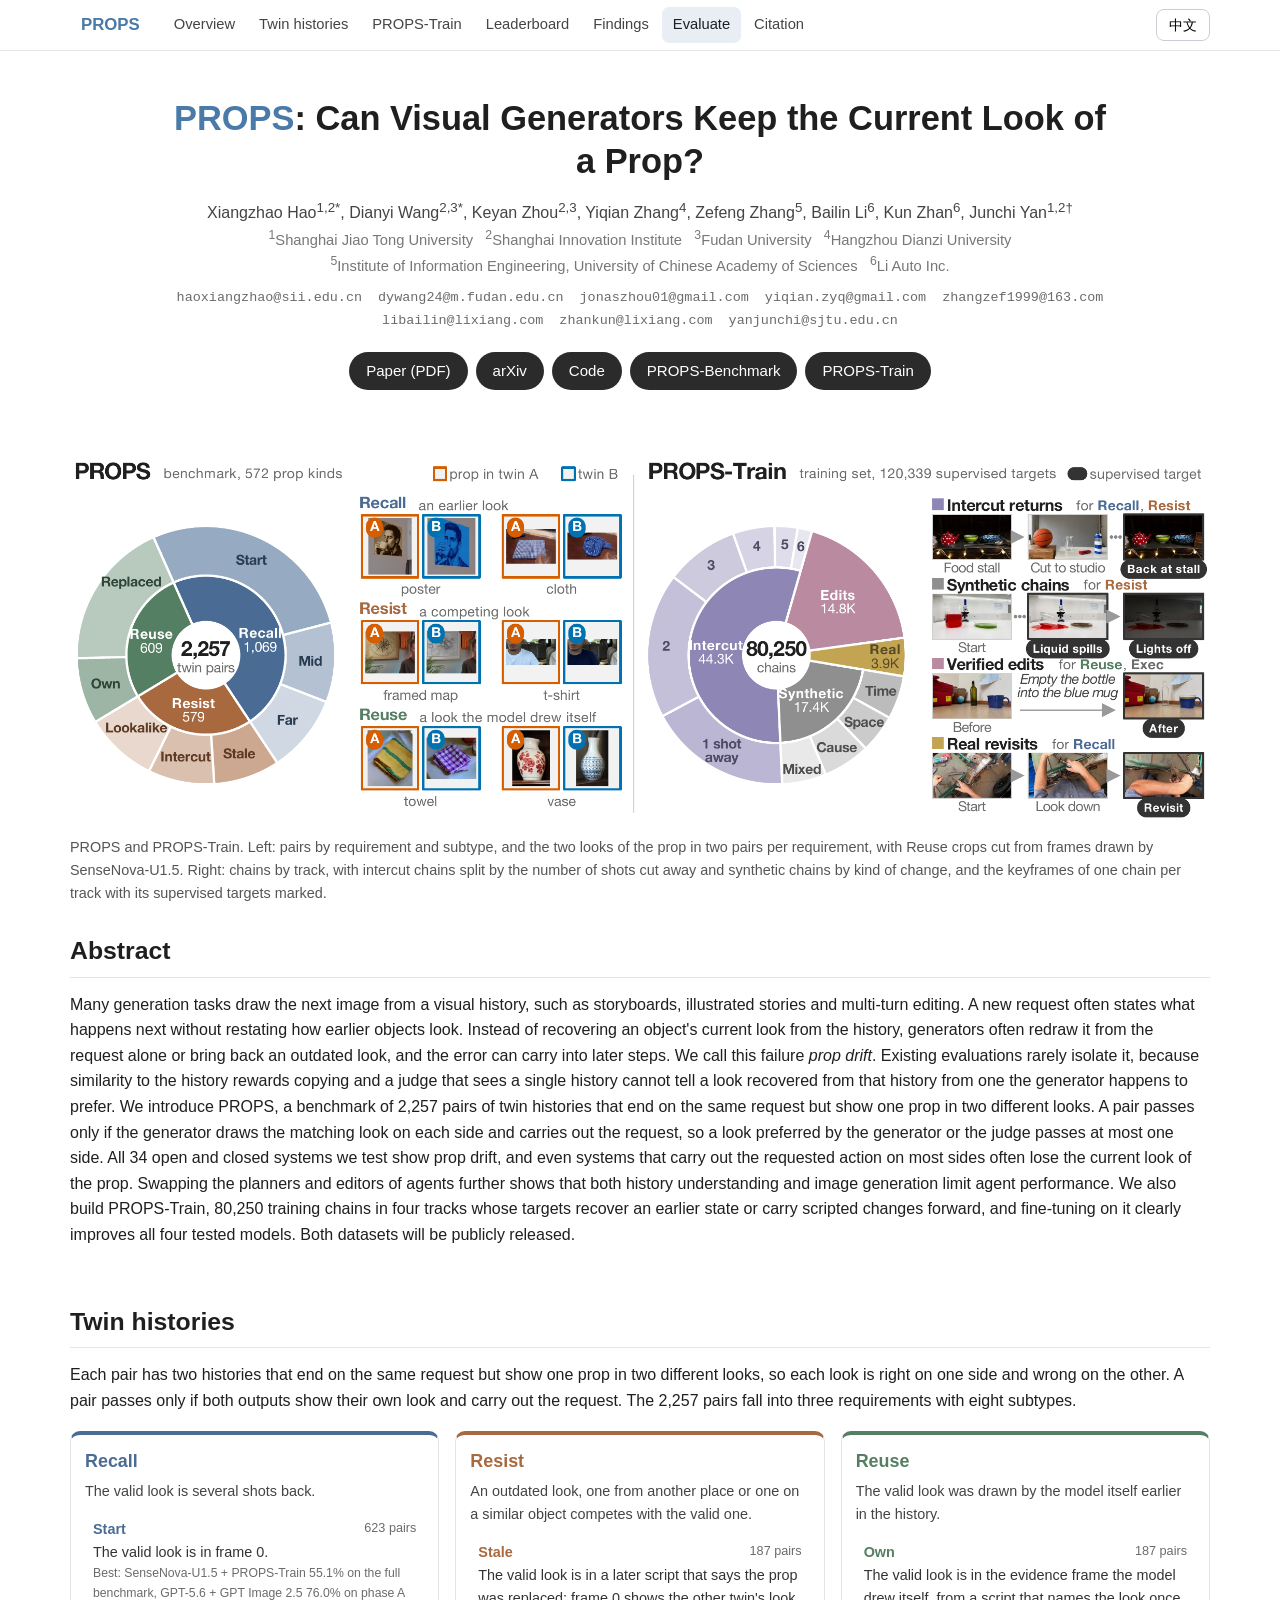
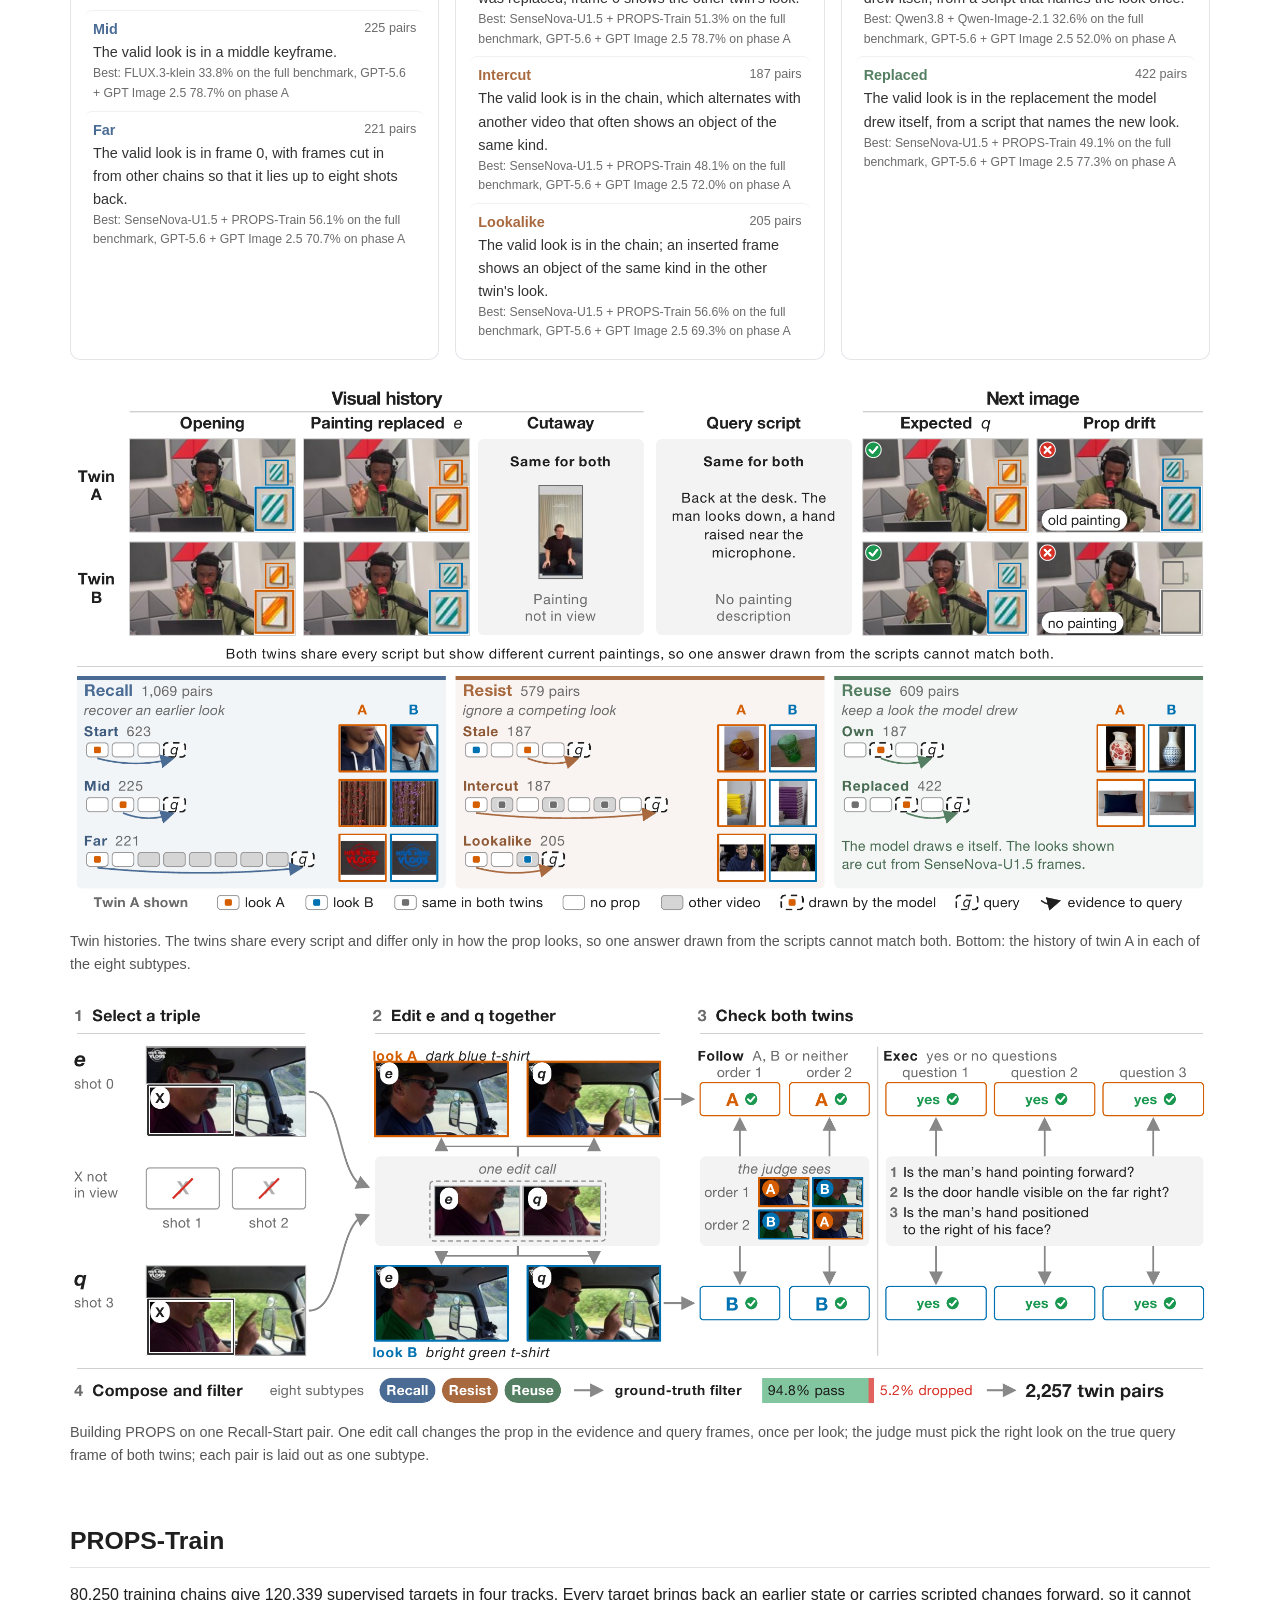
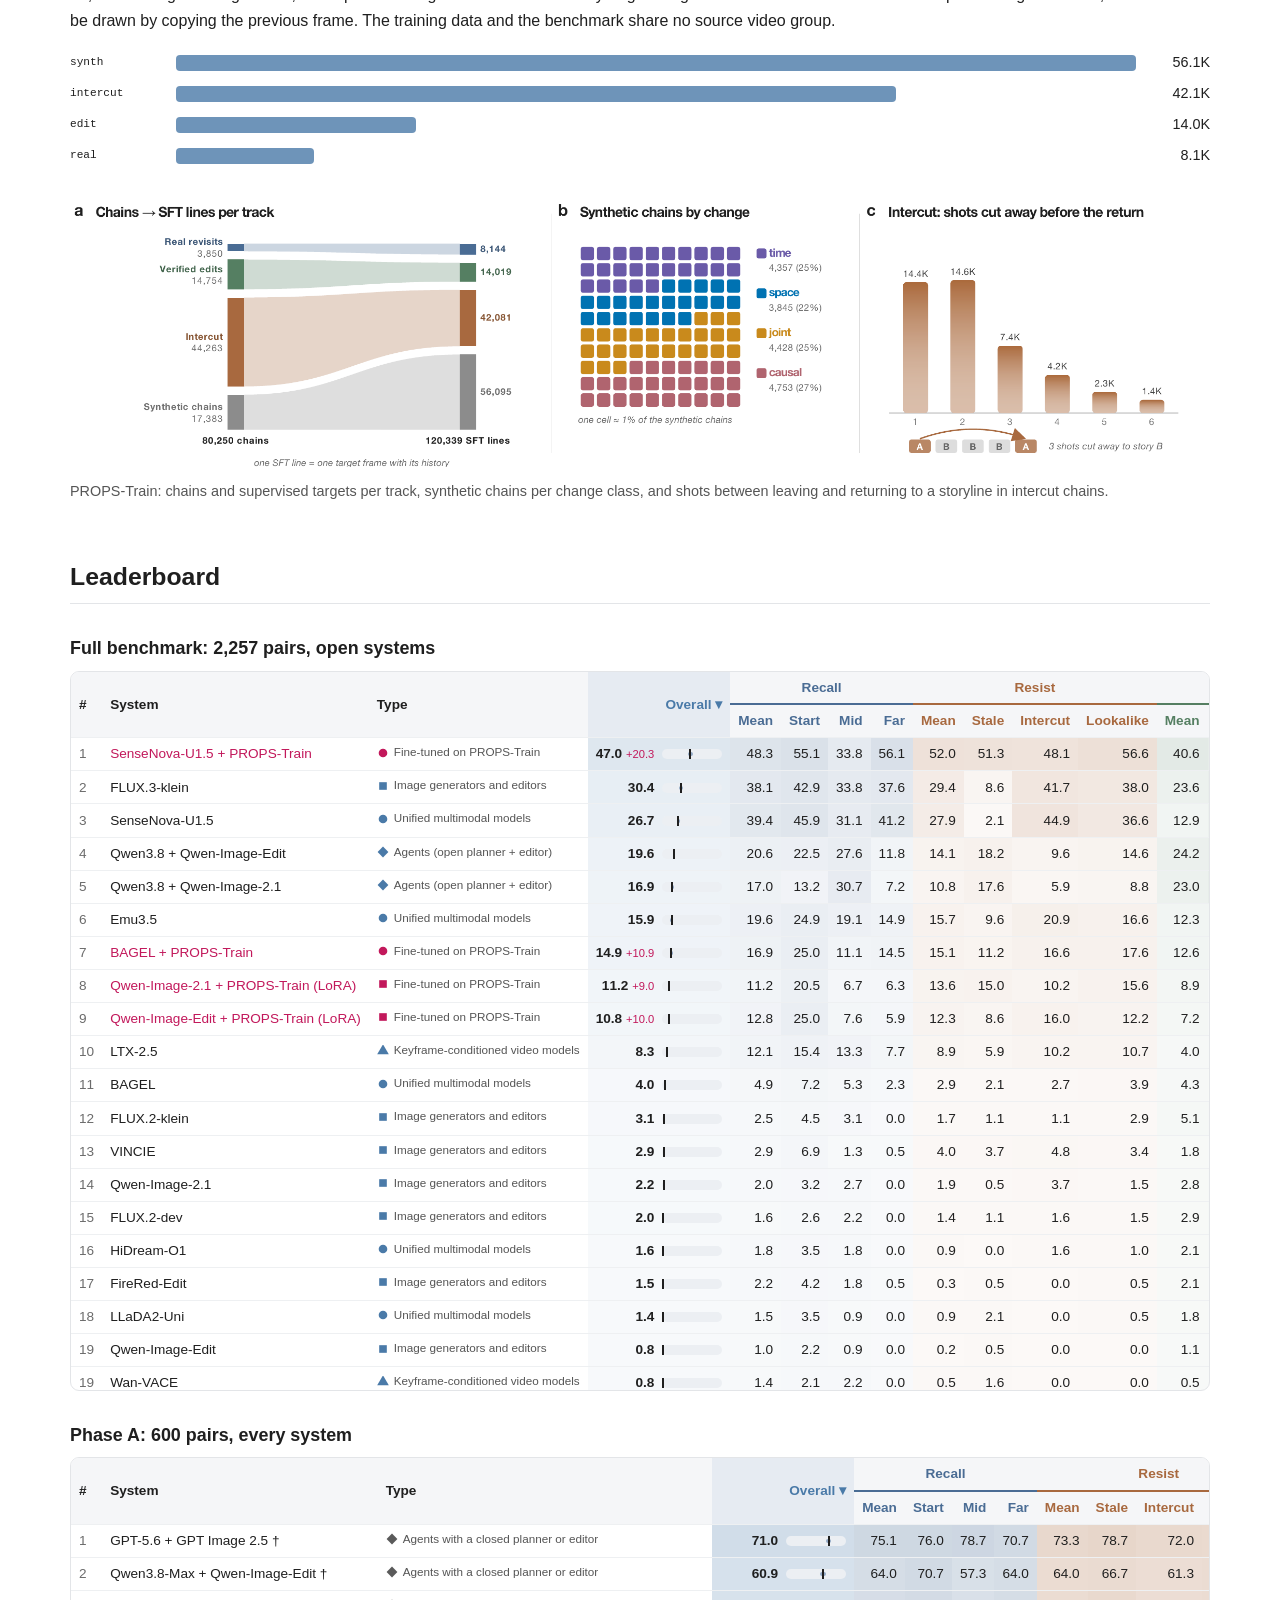
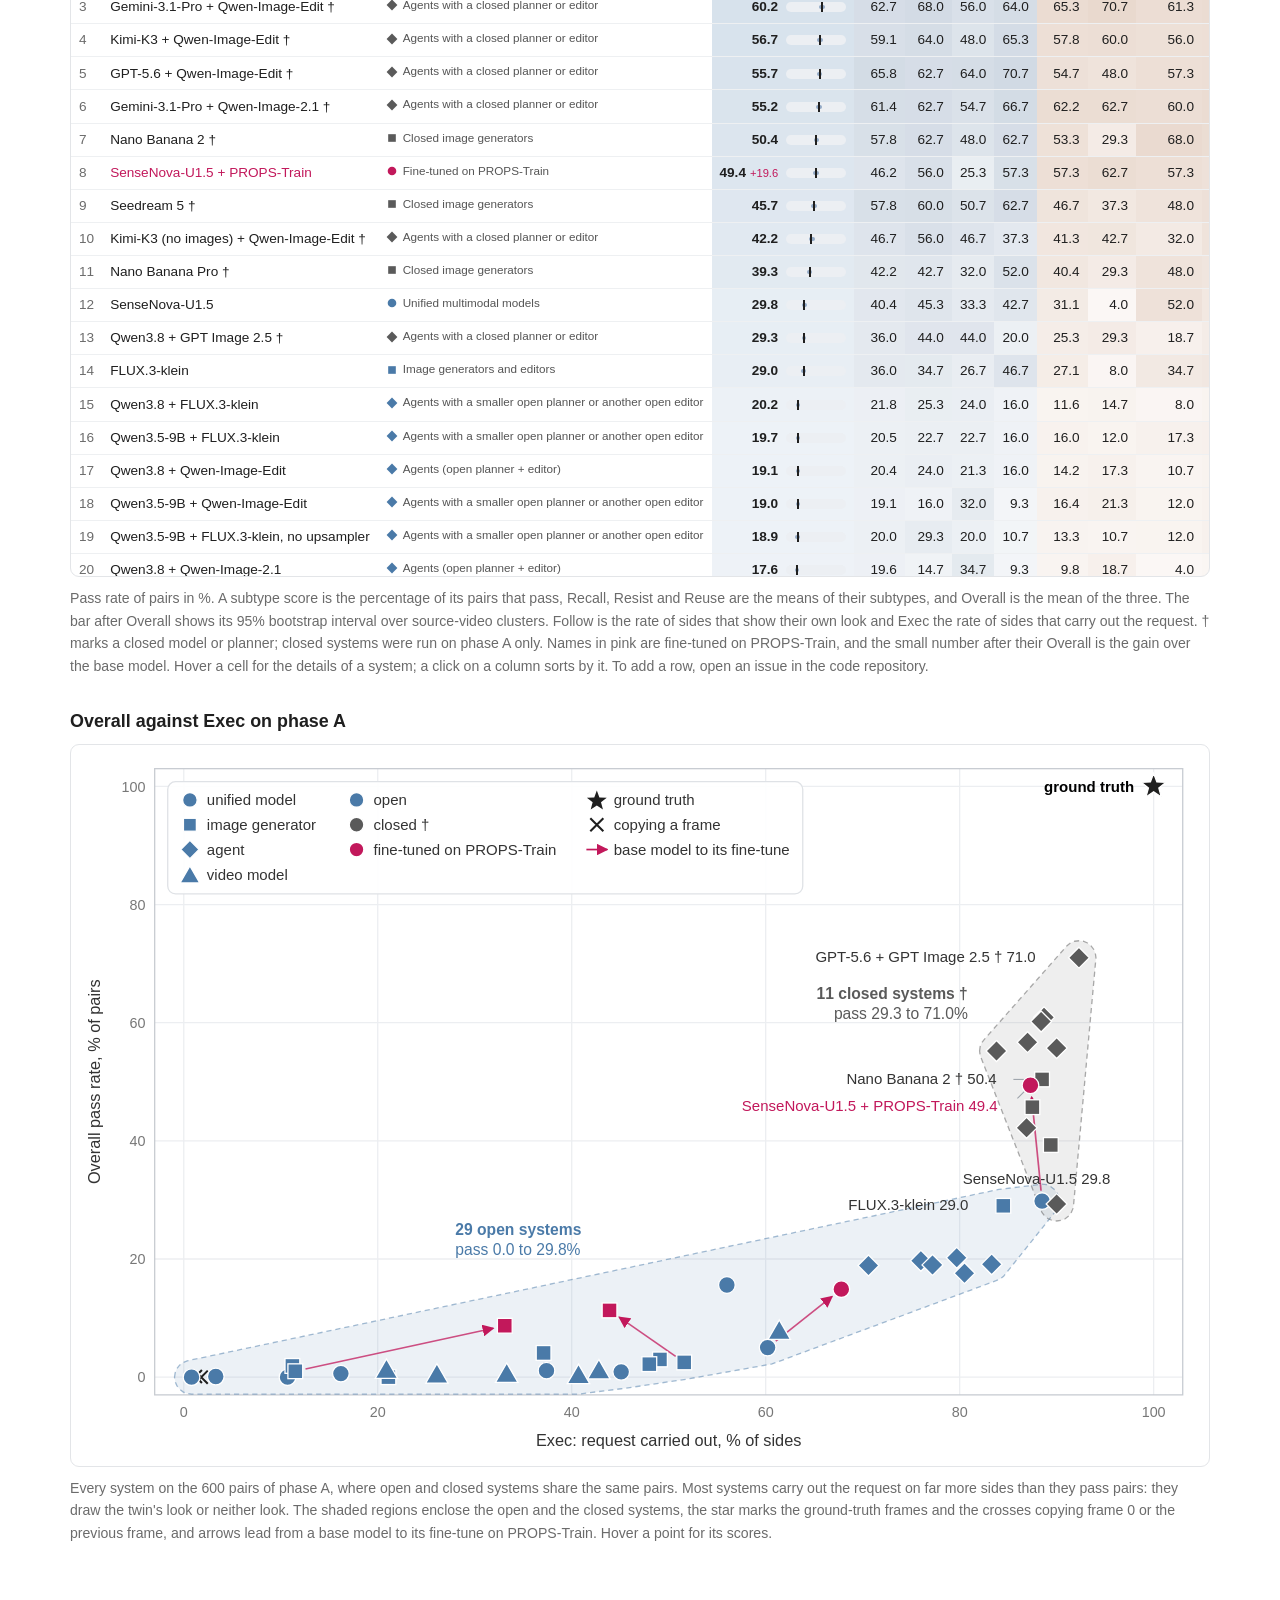
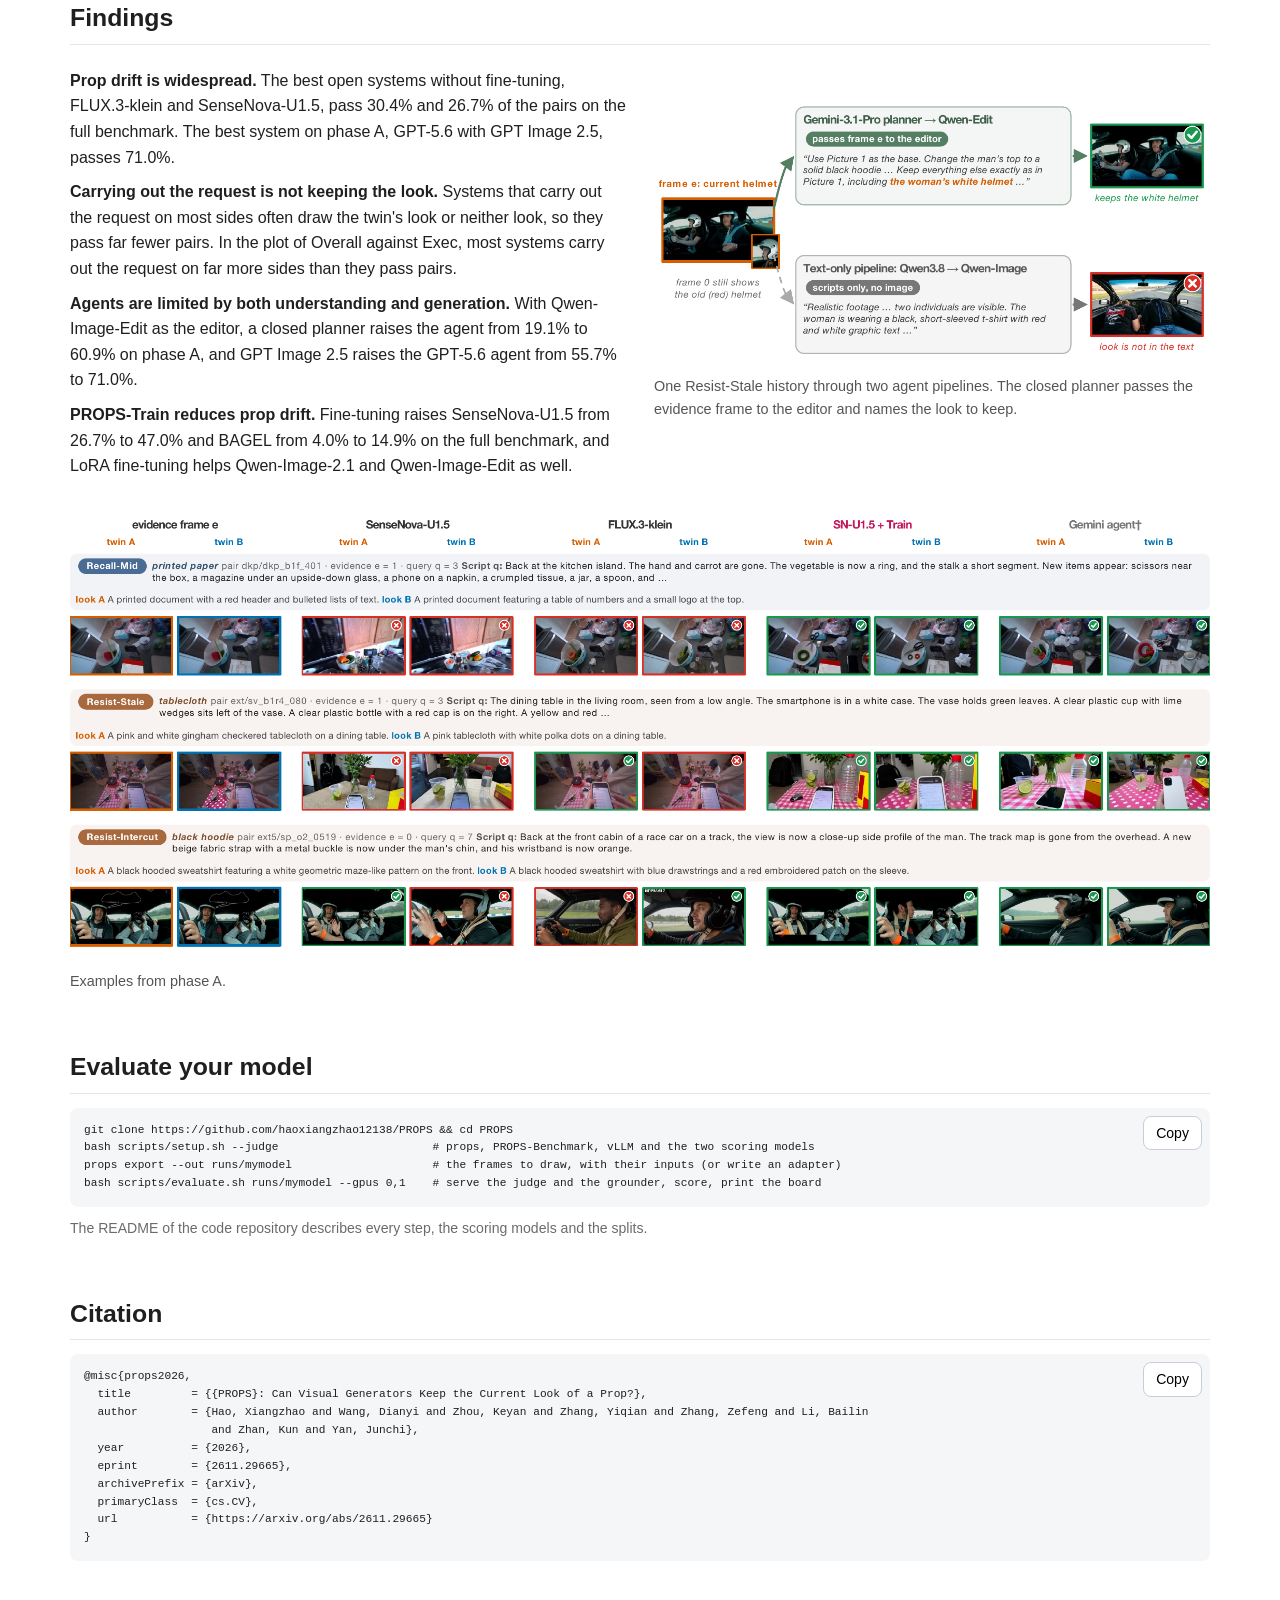
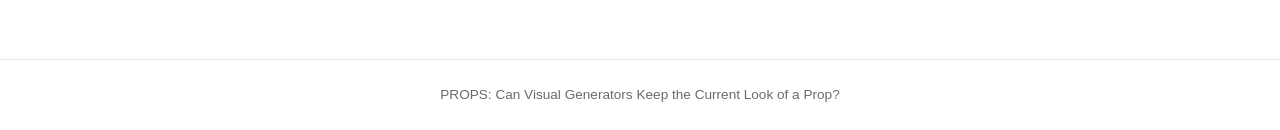
<file: index.html>
<!DOCTYPE html><html lang="en"><head><meta charset="utf-8">
<meta name="viewport" content="width=device-width,initial-scale=1">
<title>PROPS: Can Visual Generators Keep the Current Look of a Prop?</title>
<link rel="stylesheet" href="static/style.css"><script>try{if((localStorage.getItem('props-lang')||(navigator.language||'').slice(0,2))==='zh')document.documentElement.classList.add('zh')}catch(e){}</script></head><body>
<nav class="top"><div class="in"><a class="brand" href="#">PROPS</a><a href="#overview"><span class="en">Overview</span><span class="zh">概览</span></a><a href="#twins"><span class="en">Twin histories</span><span class="zh">孪生历史</span></a><a href="#train"><span class="en">PROPS-Train</span><span class="zh">PROPS-Train</span></a><a href="#leaderboard"><span class="en">Leaderboard</span><span class="zh">榜单</span></a><a href="#findings"><span class="en">Findings</span><span class="zh">主要发现</span></a><a href="#evaluate"><span class="en">Evaluate</span><span class="zh">评测</span></a><a href="#citation"><span class="en">Citation</span><span class="zh">引用</span></a><button class="lang" id="lang"><span class="en">中文</span><span class="zh">EN</span></button></div></nav>
<header class="hero"><h1><span>PROPS</span>: Can Visual Generators Keep the Current Look of a Prop?</h1>
<div class="zh subtitle">视觉生成器能否保持道具的当前外观？</div>
<div class="authors">Xiangzhao Hao<sup>1,2*</sup>, Dianyi Wang<sup>2,3*</sup>, Keyan Zhou<sup>2,3</sup>, Yiqian Zhang<sup>4</sup>, Zefeng Zhang<sup>5</sup>, Bailin Li<sup>6</sup>, Kun Zhan<sup>6</sup>, Junchi Yan<sup>1,2&dagger;</sup></div><div class="affil"><sup>1</sup>Shanghai Jiao Tong University &nbsp; <sup>2</sup>Shanghai Innovation Institute &nbsp; <sup>3</sup>Fudan University &nbsp; <sup>4</sup>Hangzhou Dianzi University<br><sup>5</sup>Institute of Information Engineering, University of Chinese Academy of Sciences &nbsp; <sup>6</sup>Li Auto Inc.</div>
<div class="emails"><a href="mailto:haoxiangzhao@sii.edu.cn">haoxiangzhao@sii.edu.cn</a><a href="mailto:dywang24@m.fudan.edu.cn">dywang24@m.fudan.edu.cn</a><a href="mailto:jonaszhou01@gmail.com">jonaszhou01@gmail.com</a><a href="mailto:yiqian.zyq@gmail.com">yiqian.zyq@gmail.com</a><a href="mailto:zhangzef1999@163.com">zhangzef1999@163.com</a><a href="mailto:libailin@lixiang.com">libailin@lixiang.com</a><a href="mailto:zhankun@lixiang.com">zhankun@lixiang.com</a><a href="mailto:yanjunchi@sjtu.edu.cn">yanjunchi@sjtu.edu.cn</a></div><div class="btns"><a href="https://arxiv.org/pdf/2611.29665"><span class="en">Paper (PDF)</span><span class="zh">论文 (PDF)</span></a><a href="https://arxiv.org/abs/2611.29665"><span class="en">arXiv</span><span class="zh">arXiv</span></a><a href="https://github.com/haoxiangzhao12138/PROPS"><span class="en">Code</span><span class="zh">代码</span></a><a href="https://huggingface.co/datasets/CUDAOUTOFMEMORY/PROPS-Benchmark"><span class="en">PROPS-Benchmark</span><span class="zh">PROPS-Benchmark</span></a><a href="https://huggingface.co/datasets/CUDAOUTOFMEMORY/PROPS-Train"><span class="en">PROPS-Train</span><span class="zh">PROPS-Train</span></a></div></header><main>
<section id="overview"><figure><img src="static/overview.png" alt="overview" loading="lazy"><figcaption><span class="en">PROPS and PROPS-Train. Left: pairs by requirement and subtype, and the two looks of the prop in two pairs per requirement, with Reuse crops cut from frames drawn by SenseNova-U1.5. Right: chains by track, with intercut chains split by the number of shots cut away and synthetic chains by kind of change, and the keyframes of one chain per track with its supervised targets marked.</span><span class="zh">PROPS 与 PROPS-Train。左：按要求和子类统计的对数，以及每种要求下两个对中道具的两种外观，其中 Reuse 的裁图取自 SenseNova-U1.5 所画的帧。右：按轨道统计的链数，其中交切链按切走的镜头数细分，合成链按变化类型细分；以及每个轨道中一条链的关键帧，并标出其监督目标。</span></figcaption></figure>
<h2><span class="en">Abstract</span><span class="zh">摘要</span></h2><p class="en">Many generation tasks draw the next image from a visual history, such as storyboards, illustrated stories and multi-turn editing. A new request often states what happens next without restating how earlier objects look. Instead of recovering an object&#x27;s current look from the history, generators often redraw it from the request alone or bring back an outdated look, and the error can carry into later steps. We call this failure <em>prop drift</em>. Existing evaluations rarely isolate it, because similarity to the history rewards copying and a judge that sees a single history cannot tell a look recovered from that history from one the generator happens to prefer. We introduce PROPS, a benchmark of 2,257 pairs of twin histories that end on the same request but show one prop in two different looks. A pair passes only if the generator draws the matching look on each side and carries out the request, so a look preferred by the generator or the judge passes at most one side. All 34 open and closed systems we test show prop drift, and even systems that carry out the requested action on most sides often lose the current look of the prop. Swapping the planners and editors of agents further shows that both history understanding and image generation limit agent performance. We also build PROPS-Train, 80,250 training chains in four tracks whose targets recover an earlier state or carry scripted changes forward, and fine-tuning on it clearly improves all four tested models. Both datasets will be publicly released.</p><p class="zh">许多生成任务要依据一段视觉历史画出下一张图像，例如分镜、图文故事和多轮编辑。新的请求往往只说接下来发生什么，不重述先前物体的样子。生成器常常不是从历史中找回物体的当前外观，而是只凭请求重画它，或带回一个过时的外观，错误可能延续到之后的步骤中。我们把这种失败称为 <em>prop drift</em>。现有评测很少单独考察它，因为与历史的相似度会奖励复制，而只看到一段历史的判官，无法区分从这段历史中找回的外观和生成器恰好偏好的外观。我们提出 PROPS，一个由 2,257 对孪生历史组成的基准，两条孪生历史结束于同一个请求，但把同一个道具呈现为两种不同的外观。只有生成器在每一侧都画出相应的外观并执行了请求，一对才算通过，因此生成器或判官偏好的外观最多只能通过一侧。我们测试的全部 34 个开源与闭源系统都出现了 prop drift，即使是在大多数侧上都能执行所请求动作的系统，也常常丢失道具的当前外观。替换 agent 的规划器和编辑器进一步表明，对历史的理解和图像生成都限制着 agent 的表现。我们还构建了 PROPS-Train，包含四个轨道共 80,250 条训练链，其目标要么找回先前的状态，要么把脚本写明的改动延续下去；在它上面微调使测试的四个模型都有明显提升。两个数据集都将公开发布。</p></section>
<section id="twins"><h2><span class="en">Twin histories</span><span class="zh">孪生历史</span></h2>
<p class="en">Each pair has two histories that end on the same request but show one prop in two different looks, so each
look is right on one side and wrong on the other. A pair passes only if both outputs show their own look and carry
out the request. The 2,257 pairs fall into three requirements with eight subtypes.</p><p class="zh">每一对有两条历史，它们以同一个请求结尾，但同一个道具呈现两种不同的外观，所以每种外观在一侧是对的、在另一侧是错的。只有两个输出都呈现各自的外观并完成请求，这一对才通过。这 2,257 对分属三种要求、八个子类。</p>
<div class="groups"><div class="gcard" style="--g:#4A6C94"><h3>Recall</h3><p class="en">The valid look is several shots back.</p><p class="zh">有效外观出现在好几个镜头之前。</p><div class="sub" data-k="Recall-Start"><b>Start</b><span class="n"><span class="en">623 pairs</span><span class="zh">623 对</span></span><br><span class="en">The valid look is in frame 0.</span><span class="zh">有效外观在第 0 帧。</span><span class="best"></span></div><div class="sub" data-k="Recall-Mid"><b>Mid</b><span class="n"><span class="en">225 pairs</span><span class="zh">225 对</span></span><br><span class="en">The valid look is in a middle keyframe.</span><span class="zh">有效外观在中间的一个关键帧。</span><span class="best"></span></div><div class="sub" data-k="Recall-Far"><b>Far</b><span class="n"><span class="en">221 pairs</span><span class="zh">221 对</span></span><br><span class="en">The valid look is in frame 0, with frames cut in from other chains so that it lies up to eight shots back.</span><span class="zh">有效外观在第 0 帧，中间插入了来自其他链的帧，使它最远在八个镜头之前。</span><span class="best"></span></div></div><div class="gcard" style="--g:#A8693F"><h3>Resist</h3><p class="en">An outdated look, one from another place or one on a similar object competes with the valid one.</p><p class="zh">一个过时的外观、另一个地点的外观或相似物体上的外观，与有效外观相竞争。</p><div class="sub" data-k="Resist-Stale"><b>Stale</b><span class="n"><span class="en">187 pairs</span><span class="zh">187 对</span></span><br><span class="en">The valid look is in a later script that says the prop was replaced; frame 0 shows the other twin&#x27;s look.</span><span class="zh">有效外观由后来的一条脚本给出，它说道具已被替换，而第 0 帧显示的是另一侧的外观。</span><span class="best"></span></div><div class="sub" data-k="Resist-Intercut"><b>Intercut</b><span class="n"><span class="en">187 pairs</span><span class="zh">187 对</span></span><br><span class="en">The valid look is in the chain, which alternates with another video that often shows an object of the same kind.</span><span class="zh">有效外观在本链中，本链与另一段视频交替出现，那段视频里常有同类物体。</span><span class="best"></span></div><div class="sub" data-k="Resist-Lookalike"><b>Lookalike</b><span class="n"><span class="en">205 pairs</span><span class="zh">205 对</span></span><br><span class="en">The valid look is in the chain; an inserted frame shows an object of the same kind in the other twin&#x27;s look.</span><span class="zh">有效外观在本链中，插入的一帧里有一个同类物体，呈现的是另一侧的外观。</span><span class="best"></span></div></div><div class="gcard" style="--g:#557F62"><h3>Reuse</h3><p class="en">The valid look was drawn by the model itself earlier in the history.</p><p class="zh">有效外观是模型自己在历史中较早画出的。</p><div class="sub" data-k="Reuse-Own"><b>Own</b><span class="n"><span class="en">187 pairs</span><span class="zh">187 对</span></span><br><span class="en">The valid look is in the evidence frame the model drew itself, from a script that names the look once.</span><span class="zh">有效外观在模型自己画的证据帧里，脚本只提到这个外观一次。</span><span class="best"></span></div><div class="sub" data-k="Reuse-Replaced"><b>Replaced</b><span class="n"><span class="en">422 pairs</span><span class="zh">422 对</span></span><br><span class="en">The valid look is in the replacement the model drew itself, from a script that names the new look.</span><span class="zh">有效外观在模型自己画出的替换物里，脚本写明了新外观。</span><span class="best"></span></div></div></div><figure><img src="static/method.png" alt="method" loading="lazy"><figcaption><span class="en">Twin histories. The twins share every script and differ only in how the prop looks, so one answer drawn from the scripts cannot match both. Bottom: the history of twin A in each of the eight subtypes.</span><span class="zh">孪生历史。两条孪生历史的脚本完全相同，只有道具的外观不同，所以只凭脚本画出的同一个答案不可能同时对上两侧。下方：八个子类中孪生 A 的历史。</span></figcaption></figure><figure><img src="static/pipeline.png" alt="pipeline" loading="lazy"><figcaption><span class="en">Building PROPS on one Recall-Start pair. One edit call changes the prop in the evidence and query frames, once per look; the judge must pick the right look on the true query frame of both twins; each pair is laid out as one subtype.</span><span class="zh">在一个 Recall-Start 对上构建 PROPS。一次编辑调用同时改变证据帧和查询帧里的道具，每种外观各做一次。判官必须在两条孪生历史的真值查询帧上都选对外观。每一对按一个子类排布。</span></figcaption></figure></section>
<section id="train"><h2><span class="en">PROPS-Train</span><span class="zh">PROPS-Train</span></h2>
<p class="en">80,250 training chains give 120,339 supervised targets in four tracks. Every target brings back an earlier
state or carries scripted changes forward, so it cannot be drawn by copying the previous frame. The training data
and the benchmark share no source video group.</p><p class="zh">80,250 条训练链给出四个轨道中的 120,339 个监督目标。每个目标都要带回先前的状态，或把脚本写明的改动延续下去，所以无法靠复制前一帧画出来。训练数据与基准不共用任何来源视频组。</p>
<div class="tracks"><div class="trk" data-tip="&lt;b&gt;synth&lt;/b&gt;: synthetic chains with two to five changes in time, space or cause&lt;br&gt;56.1K targets, 47% of the training set" data-tip-zh="&lt;b&gt;synth&lt;/b&gt;：在时间、空间或因果上有二到五处变化的合成链&lt;br&gt;56.1K 个目标，占训练集的 47%"><code>synth</code><div><div class="bar" style="width:100.0%"></div></div><span class="v">56.1K</span></div><div class="trk" data-tip="&lt;b&gt;intercut&lt;/b&gt;: a return to chain A after one to six shots of chain B&lt;br&gt;42.1K targets, 35% of the training set" data-tip-zh="&lt;b&gt;intercut&lt;/b&gt;：在链 B 的一到六个镜头之后回到链 A&lt;br&gt;42.1K 个目标，占训练集的 35%"><code>intercut</code><div><div class="bar" style="width:75.0%"></div></div><span class="v">42.1K</span></div><div class="trk" data-tip="&lt;b&gt;edit&lt;/b&gt;: one scripted change per step, with everything else kept&lt;br&gt;14.0K targets, 12% of the training set" data-tip-zh="&lt;b&gt;edit&lt;/b&gt;：每步一处脚本写明的改动，其余一切保持不变&lt;br&gt;14.0K 个目标，占训练集的 12%"><code>edit</code><div><div class="bar" style="width:25.0%"></div></div><span class="v">14.0K</span></div><div class="trk" data-tip="&lt;b&gt;real&lt;/b&gt;: the camera returns to an earlier place in a real video&lt;br&gt;8.1K targets, 7% of the training set" data-tip-zh="&lt;b&gt;real&lt;/b&gt;：真实视频中镜头回到先前的地点&lt;br&gt;8.1K 个目标，占训练集的 7%"><code>real</code><div><div class="bar" style="width:14.4%"></div></div><span class="v">8.1K</span></div></div><figure><img src="static/train.png" alt="train" loading="lazy"><figcaption><span class="en">PROPS-Train: chains and supervised targets per track, synthetic chains per change class, and shots between leaving and returning to a storyline in intercut chains.</span><span class="zh">PROPS-Train：每个轨道的链数和监督目标数、每类变化的合成链数，以及交切链中离开一条故事线到回到它之间的镜头数。</span></figcaption></figure></section>
<section id="leaderboard"><h2><span class="en">Leaderboard</span><span class="zh">榜单</span></h2>
<h3><span class="en">Full benchmark: 2,257 pairs, open systems</span><span class="zh">完整基准：2,257 对，开源系统</span></h3>
<div class="lb"><table class="board" id="lb_full"></table></div>
<h3><span class="en">Phase A: 600 pairs, every system</span><span class="zh">Phase A：600 对，全部系统</span></h3>
<div class="lb"><table class="board" id="lb_phase_a"></table></div>
<p class="en" style="color:var(--mid);font-size:.88em">Pass rate of pairs in %. A subtype score is the percentage of its pairs that pass, Recall, Resist and
Reuse are the means of their subtypes, and Overall is the mean of the three. The bar after Overall shows its 95%
bootstrap interval over source-video clusters. Follow is the rate of sides that show their own look and Exec the rate
of sides that carry out the request. † marks a closed model or planner; closed systems were run on phase A only.
Names in pink are fine-tuned on PROPS-Train, and the small number after their Overall is the gain over the base
model. Hover a cell for the details of a system; a click on a column sorts by it. To add a row, open an issue in
the code repository.</p><p class="zh" style="color:var(--mid);font-size:.88em">对的通过率，单位 %。子类分数是该子类中通过的对所占的百分比，Recall、Resist 和 Reuse 是各自子类的均值，Overall 是这三者的均值。Overall 后面的小条表示它在来源视频簇上做 bootstrap 得到的 95% 区间。Follow 是呈现自身外观的侧所占比例，Exec 是完成请求的侧所占比例。† 表示闭源模型或闭源规划器，闭源系统只在 phase A 上运行。粉色名称是在 PROPS-Train 上微调的模型，Overall 后面的小数字是相对基础模型的提升。鼠标悬停在单元格上可以看该系统的详细分数，点击列名可以按该列排序。如需添加一行，请在代码仓库提 issue。</p>
<h3><span class="en">Overall against Exec on phase A</span><span class="zh">phase A 上的 Overall 与 Exec</span></h3>
<div class="chart"><svg id="sc" viewBox="0 0 860 540"></svg></div>
<p class="en" style="color:var(--mid);font-size:.88em">Every system on the 600 pairs of phase A, where open and closed systems share the same pairs. Most
systems carry out the request on far more sides than they pass pairs: they draw the twin's look or neither look. The
shaded regions enclose the open and the closed systems, the star marks the ground-truth frames and the crosses
copying frame 0 or the previous frame, and arrows lead from a base model to its fine-tune on PROPS-Train. Hover a
point for its scores.</p><p class="zh" style="color:var(--mid);font-size:.88em">phase A 的 600 对上的全部系统，开源和闭源系统在这些对上可以直接比较。大多数系统完成请求的侧远多于它们通过的对：它们画出了另一侧的外观，或两种外观都没画出。阴影区域分别圈出开源系统和闭源系统，星号表示真值帧，叉号表示复制第 0 帧或复制前一帧，箭头从基础模型指向它在 PROPS-Train 上的微调版本。鼠标悬停在点上可以看分数。</p></section>
<section id="findings"><h2><span class="en">Findings</span><span class="zh">主要发现</span></h2>
<div class="row"><div class="find"><p><span class="en"><b>Prop drift is widespread.</b> The best open systems without fine-tuning, FLUX.3-klein and SenseNova-U1.5, pass 30.4% and 26.7% of the pairs on the full benchmark. The best system on phase A, GPT-5.6 with GPT Image 2.5, passes 71.0%.</span><span class="zh"><b>Prop drift 普遍存在。</b> 未经微调的最强开源系统 FLUX.3-klein 和 SenseNova-U1.5 在完整基准上分别通过 30.4% 和 26.7% 的对。phase A 上最强的系统 GPT-5.6 + GPT Image 2.5 通过 71.0%。</span></p><p><span class="en"><b>Carrying out the request is not keeping the look.</b> Systems that carry out the request on most sides often draw the twin&#x27;s look or neither look, so they pass far fewer pairs. In the plot of Overall against Exec, most systems carry out the request on far more sides than they pass pairs.</span><span class="zh"><b>完成请求不等于保持外观。</b> 能完成大多数请求的系统，常常画出另一侧的外观或两种外观都没画出，因此通过的对要少得多。在 Overall 对 Exec 的散点图里，大多数系统完成请求的侧远多于它们通过的对。</span></p><p><span class="en"><b>Agents are limited by both understanding and generation.</b> With Qwen-Image-Edit as the editor, a closed planner raises the agent from 19.1% to 60.9% on phase A, and GPT Image 2.5 raises the GPT-5.6 agent from 55.7% to 71.0%.</span><span class="zh"><b>Agent 同时受理解和生成两方面的限制。</b> 以 Qwen-Image-Edit 为编辑器时，换成闭源规划器可使 agent 在 phase A 上从 19.1% 升到 60.9%，而换用 GPT Image 2.5 可使 GPT-5.6 agent 从 55.7% 升到 71.0%。</span></p><p><span class="en"><b>PROPS-Train reduces prop drift.</b> Fine-tuning raises SenseNova-U1.5 from 26.7% to 47.0% and BAGEL from 4.0% to 14.9% on the full benchmark, and LoRA fine-tuning helps Qwen-Image-2.1 and Qwen-Image-Edit as well.</span><span class="zh"><b>PROPS-Train 减轻了 prop drift。</b> 在完整基准上，微调使 SenseNova-U1.5 从 26.7% 升到 47.0%，使 BAGEL 从 4.0% 升到 14.9%，LoRA 微调同样提升了 Qwen-Image-2.1 和 Qwen-Image-Edit。</span></p></div><figure><img src="static/agents.png" alt="agents" loading="lazy"><figcaption><span class="en">One Resist-Stale history through two agent pipelines. The closed planner passes the evidence frame to the editor and names the look to keep.</span><span class="zh">同一条 Resist-Stale 历史经过两种 agent 流水线。闭源规划器把证据帧交给编辑器，并写明要保留的外观。</span></figcaption></figure></div><figure><img src="static/qual.png" alt="qual" loading="lazy"><figcaption><span class="en">Examples from phase A.</span><span class="zh">phase A 上的示例。</span></figcaption></figure></section>
<section id="evaluate"><h2><span class="en">Evaluate your model</span><span class="zh">评测你的模型</span></h2><div class="code"><button class="act"><span class="en">Copy</span><span class="zh">复制</span></button><pre>git clone https://github.com/haoxiangzhao12138/PROPS &amp;&amp; cd PROPS
bash scripts/setup.sh --judge                       # props, PROPS-Benchmark, vLLM and the two scoring models
props export --out runs/mymodel                     # the frames to draw, with their inputs (or write an adapter)
bash scripts/evaluate.sh runs/mymodel --gpus 0,1    # serve the judge and the grounder, score, print the board</pre></div>
<p class="en" style="color:var(--mid);font-size:.88em">The README of the code repository describes every step, the scoring models and the splits.</p><p class="zh" style="color:var(--mid);font-size:.88em">代码仓库的 README 介绍了每一步、两个打分模型和各个划分。</p></section>
<section id="citation"><h2><span class="en">Citation</span><span class="zh">引用</span></h2><div class="code"><button class="act"><span class="en">Copy</span><span class="zh">复制</span></button><pre>@misc{props2026,
  title         = {{PROPS}: Can Visual Generators Keep the Current Look of a Prop?},
  author        = {Hao, Xiangzhao and Wang, Dianyi and Zhou, Keyan and Zhang, Yiqian and Zhang, Zefeng and Li, Bailin
                   and Zhan, Kun and Yan, Junchi},
  year          = {2026},
  eprint        = {2611.29665},
  archivePrefix = {arXiv},
  primaryClass  = {cs.CV},
  url           = {https://arxiv.org/abs/2611.29665}
}</pre></div></section></main>
<footer>PROPS: Can Visual Generators Keep the Current Look of a Prop?</footer>
<div id="tip"></div><div class="lightbox" id="lightbox"><img alt=""></div>
<script type="application/json" id="props-data">{"metrics":[{"k":"Overall","short":"Overall","group":"","axis":"Overall pass rate, % of pairs","desc":"Mean of Recall, Resist and Reuse. A pair passes only if both twins show their own look of the prop and carry out the request.","desc_zh":"Recall、Resist 和 Reuse 的均值。一对只有在两侧都呈现各自的道具外观并完成请求时才通过。","axis_zh":"Overall 通过率，对的百分比"},{"k":"Recall","short":"Recall","group":"Recall","axis":"Recall, % of pairs that pass","axis_zh":"Recall，通过的对的百分比","desc":"Mean of Start, Mid and Far: the valid look is several shots back.","desc_zh":"Start、Mid 和 Far 的均值：有效外观出现在好几个镜头之前。"},{"k":"Recall-Start","short":"Start","group":"Recall","axis":"Recall-Start, % of pairs that pass","axis_zh":"Recall-Start，通过的对的百分比","desc":"623 pairs. The valid look is in frame 0.","desc_zh":"623 对。有效外观在第 0 帧。"},{"k":"Recall-Mid","short":"Mid","group":"Recall","axis":"Recall-Mid, % of pairs that pass","axis_zh":"Recall-Mid，通过的对的百分比","desc":"225 pairs. The valid look is in a middle keyframe.","desc_zh":"225 对。有效外观在中间的一个关键帧。"},{"k":"Recall-Far","short":"Far","group":"Recall","axis":"Recall-Far, % of pairs that pass","axis_zh":"Recall-Far，通过的对的百分比","desc":"221 pairs. The valid look is in frame 0, with frames cut in from other chains so that it lies up to eight shots back.","desc_zh":"221 对。有效外观在第 0 帧，中间插入了来自其他链的帧，使它最远在八个镜头之前。"},{"k":"Resist","short":"Resist","group":"Resist","axis":"Resist, % of pairs that pass","axis_zh":"Resist，通过的对的百分比","desc":"Mean of Stale, Intercut and Lookalike: an outdated look, one from another place or one on a similar object competes with the valid one.","desc_zh":"Stale、Intercut 和 Lookalike 的均值：一个过时的外观、另一个地点的外观或相似物体上的外观，与有效外观相竞争。"},{"k":"Resist-Stale","short":"Stale","group":"Resist","axis":"Resist-Stale, % of pairs that pass","axis_zh":"Resist-Stale，通过的对的百分比","desc":"187 pairs. The valid look is in a later script that says the prop was replaced; frame 0 shows the other twin's look.","desc_zh":"187 对。有效外观由后来的一条脚本给出，它说道具已被替换，而第 0 帧显示的是另一侧的外观。"},{"k":"Resist-Intercut","short":"Intercut","group":"Resist","axis":"Resist-Intercut, % of pairs that pass","axis_zh":"Resist-Intercut，通过的对的百分比","desc":"187 pairs. The valid look is in the chain, which alternates with another video that often shows an object of the same kind.","desc_zh":"187 对。有效外观在本链中，本链与另一段视频交替出现，那段视频里常有同类物体。"},{"k":"Resist-Lookalike","short":"Lookalike","group":"Resist","axis":"Resist-Lookalike, % of pairs that pass","axis_zh":"Resist-Lookalike，通过的对的百分比","desc":"205 pairs. The valid look is in the chain; an inserted frame shows an object of the same kind in the other twin's look.","desc_zh":"205 对。有效外观在本链中，插入的一帧里有一个同类物体，呈现的是另一侧的外观。"},{"k":"Reuse","short":"Reuse","group":"Reuse","axis":"Reuse, % of pairs that pass","axis_zh":"Reuse，通过的对的百分比","desc":"Mean of Own and Replaced: the valid look was drawn by the model itself earlier in the history.","desc_zh":"Own 和 Replaced 的均值：有效外观是模型自己在历史中较早画出的。"},{"k":"Reuse-Own","short":"Own","group":"Reuse","axis":"Reuse-Own, % of pairs that pass","axis_zh":"Reuse-Own，通过的对的百分比","desc":"187 pairs. The valid look is in the evidence frame the model drew itself, from a script that names the look once.","desc_zh":"187 对。有效外观在模型自己画的证据帧里，脚本只提到这个外观一次。"},{"k":"Reuse-Replaced","short":"Replaced","group":"Reuse","axis":"Reuse-Replaced, % of pairs that pass","axis_zh":"Reuse-Replaced，通过的对的百分比","desc":"422 pairs. The valid look is in the replacement the model drew itself, from a script that names the new look.","desc_zh":"422 对。有效外观在模型自己画出的替换物里，脚本写明了新外观。"},{"k":"Follow","short":"Follow","group":"Diagnostic","axis":"Follow: own look shown, % of sides","desc":"Share of sides whose output shows its own look of the prop. A diagnostic, not part of Overall.","desc_zh":"输出呈现自己那一侧道具外观的侧所占比例。诊断指标，不计入 Overall。","axis_zh":"Follow：呈现自身外观，侧的百分比"},{"k":"Exec","short":"Exec","group":"Diagnostic","axis":"Exec: request carried out, % of sides","desc":"Share of sides whose output carries out the scripted request. A diagnostic, not part of Overall.","desc_zh":"输出完成了脚本请求的侧所占比例。诊断指标，不计入 Overall。","axis_zh":"Exec：完成请求，侧的百分比"}],"groups":[["Recall",["Recall-Start","Recall-Mid","Recall-Far"]],["Resist",["Resist-Stale","Resist-Intercut","Resist-Lookalike"]],["Reuse",["Reuse-Own","Reuse-Replaced"]]],"families":{"umm":"Unified multimodal models","image":"Image generators and editors","agent":"Agents (open planner + editor)","video":"Keyframe-conditioned video models","closed":"Closed image generators","closed_agent":"Agents with a closed planner or editor","small_agent":"Agents with a smaller open planner or another open editor","train":"Fine-tuned on PROPS-Train"},"pairs":{"full":2257,"phase_a":600},"splits":{"full":[{"name":"SenseNova-U1.5","family":"umm","kind":"Unified multimodal models","kind_zh":"统一多模态模型","v":{"Overall":26.7,"Recall":39.4,"Recall-Start":45.9,"Recall-Mid":31.1,"Recall-Far":41.2,"Resist":27.9,"Resist-Stale":2.1,"Resist-Intercut":44.9,"Resist-Lookalike":36.6,"Reuse":12.9,"Reuse-Own":23.5,"Reuse-Replaced":2.4,"Follow":46.3,"Exec":87.8},"ci":[24.1,29.4],"unscored":0,"closed":false,"ours":false,"base":null,"shape":"o","color":"open"},{"name":"Emu3.5","family":"umm","kind":"Unified multimodal models","kind_zh":"统一多模态模型","v":{"Overall":15.9,"Recall":19.6,"Recall-Start":24.9,"Recall-Mid":19.1,"Recall-Far":14.9,"Resist":15.7,"Resist-Stale":9.6,"Resist-Intercut":20.9,"Resist-Lookalike":16.6,"Reuse":12.3,"Reuse-Own":12.3,"Reuse-Replaced":12.3,"Follow":55.4,"Exec":57.0},"ci":[13.6,18.4],"unscored":1,"closed":false,"ours":false,"base":null,"shape":"o","color":"open"},{"name":"BAGEL","family":"umm","kind":"Unified multimodal models","kind_zh":"统一多模态模型","v":{"Overall":4.0,"Recall":4.9,"Recall-Start":7.2,"Recall-Mid":5.3,"Recall-Far":2.3,"Resist":2.9,"Resist-Stale":2.1,"Resist-Intercut":2.7,"Resist-Lookalike":3.9,"Reuse":4.3,"Reuse-Own":2.7,"Reuse-Replaced":5.9,"Follow":21.5,"Exec":60.5},"ci":[3.2,5.0],"unscored":0,"closed":false,"ours":false,"base":null,"shape":"o","color":"open"},{"name":"HiDream-O1","family":"umm","kind":"Unified multimodal models","kind_zh":"统一多模态模型","v":{"Overall":1.6,"Recall":1.8,"Recall-Start":3.5,"Recall-Mid":1.8,"Recall-Far":0.0,"Resist":0.9,"Resist-Stale":0.0,"Resist-Intercut":1.6,"Resist-Lookalike":1.0,"Reuse":2.1,"Reuse-Own":3.7,"Reuse-Replaced":0.5,"Follow":10.5,"Exec":39.7},"ci":[1.0,2.2],"unscored":0,"closed":false,"ours":false,"base":null,"shape":"o","color":"open"},{"name":"LLaDA2-Uni","family":"umm","kind":"Unified multimodal models","kind_zh":"统一多模态模型","v":{"Overall":1.4,"Recall":1.5,"Recall-Start":3.5,"Recall-Mid":0.9,"Recall-Far":0.0,"Resist":0.9,"Resist-Stale":2.1,"Resist-Intercut":0.0,"Resist-Lookalike":0.5,"Reuse":1.8,"Reuse-Own":1.6,"Reuse-Replaced":1.9,"Follow":11.3,"Exec":49.2},"ci":[0.8,2.0],"unscored":6,"closed":false,"ours":false,"base":null,"shape":"o","color":"open"},{"name":"OmniGen2","family":"umm","kind":"Unified multimodal models","kind_zh":"统一多模态模型","v":{"Overall":0.7,"Recall":0.3,"Recall-Start":0.5,"Recall-Mid":0.4,"Recall-Far":0.0,"Resist":1.2,"Resist-Stale":3.2,"Resist-Intercut":0.0,"Resist-Lookalike":0.5,"Reuse":0.5,"Reuse-Own":0.5,"Reuse-Replaced":0.5,"Follow":13.6,"Exec":17.1},"ci":[0.3,1.1],"unscored":5,"closed":false,"ours":false,"base":null,"shape":"o","color":"open"},{"name":"Lumina-DiMOO","family":"umm","kind":"Unified multimodal models","kind_zh":"统一多模态模型","v":{"Overall":0.1,"Recall":0.2,"Recall-Start":0.5,"Recall-Mid":0.0,"Recall-Far":0.0,"Resist":0.2,"Resist-Stale":0.0,"Resist-Intercut":0.5,"Resist-Lookalike":0.0,"Reuse":0.0,"Reuse-Own":0.0,"Reuse-Replaced":0.0,"Follow":14.1,"Exec":2.9},"ci":[0.0,0.3],"unscored":2,"closed":false,"ours":false,"base":null,"shape":"o","color":"open"},{"name":"Janus-Pro","family":"umm","kind":"Unified multimodal models","kind_zh":"统一多模态模型","v":{"Overall":0.0,"Recall":0.0,"Recall-Start":0.0,"Recall-Mid":0.0,"Recall-Far":0.0,"Resist":0.0,"Resist-Stale":0.0,"Resist-Intercut":0.0,"Resist-Lookalike":0.0,"Reuse":0.0,"Reuse-Own":0.0,"Reuse-Replaced":0.0,"Follow":1.0,"Exec":1.4},"ci":[0.0,0.0],"unscored":7,"closed":false,"ours":false,"base":null,"shape":"o","color":"open"},{"name":"Show-o2","family":"umm","kind":"Unified multimodal models","kind_zh":"统一多模态模型","v":{"Overall":0.0,"Recall":0.0,"Recall-Start":0.0,"Recall-Mid":0.0,"Recall-Far":0.0,"Resist":0.0,"Resist-Stale":0.0,"Resist-Intercut":0.0,"Resist-Lookalike":0.0,"Reuse":0.0,"Reuse-Own":0.0,"Reuse-Replaced":0.0,"Follow":1.4,"Exec":11.9},"ci":[0.0,0.0],"unscored":0,"closed":false,"ours":false,"base":null,"shape":"o","color":"open"},{"name":"FLUX.3-klein","family":"image","kind":"Image generators and editors","kind_zh":"图像生成与编辑模型","v":{"Overall":30.4,"Recall":38.1,"Recall-Start":42.9,"Recall-Mid":33.8,"Recall-Far":37.6,"Resist":29.4,"Resist-Stale":8.6,"Resist-Intercut":41.7,"Resist-Lookalike":38.0,"Reuse":23.6,"Reuse-Own":29.4,"Reuse-Replaced":17.8,"Follow":55.1,"Exec":84.2},"ci":[27.1,33.7],"unscored":2,"closed":false,"ours":false,"base":null,"shape":"s","color":"open"},{"name":"FLUX.2-klein","family":"image","kind":"Image generators and editors","kind_zh":"图像生成与编辑模型","v":{"Overall":3.1,"Recall":2.5,"Recall-Start":4.5,"Recall-Mid":3.1,"Recall-Far":0.0,"Resist":1.7,"Resist-Stale":1.1,"Resist-Intercut":1.1,"Resist-Lookalike":2.9,"Reuse":5.1,"Reuse-Own":5.9,"Reuse-Replaced":4.3,"Follow":16.3,"Exec":49.4},"ci":[2.3,4.0],"unscored":0,"closed":false,"ours":false,"base":null,"shape":"s","color":"open"},{"name":"VINCIE","family":"image","kind":"Image generators and editors","kind_zh":"图像生成与编辑模型","v":{"Overall":2.9,"Recall":2.9,"Recall-Start":6.9,"Recall-Mid":1.3,"Recall-Far":0.5,"Resist":4.0,"Resist-Stale":3.7,"Resist-Intercut":4.8,"Resist-Lookalike":3.4,"Reuse":1.8,"Reuse-Own":0.5,"Reuse-Replaced":3.1,"Follow":18.9,"Exec":40.7},"ci":[2.1,3.8],"unscored":4,"closed":false,"ours":false,"base":null,"shape":"s","color":"open"},{"name":"Qwen-Image-2.1","family":"image","kind":"Image generators and editors","kind_zh":"图像生成与编辑模型","v":{"Overall":2.2,"Recall":2.0,"Recall-Start":3.2,"Recall-Mid":2.7,"Recall-Far":0.0,"Resist":1.9,"Resist-Stale":0.5,"Resist-Intercut":3.7,"Resist-Lookalike":1.5,"Reuse":2.8,"Reuse-Own":4.3,"Reuse-Replaced":1.4,"Follow":11.4,"Exec":51.8},"ci":[1.5,3.1],"unscored":8,"closed":false,"ours":false,"base":null,"shape":"s","color":"open"},{"name":"FLUX.2-dev","family":"image","kind":"Image generators and editors","kind_zh":"图像生成与编辑模型","v":{"Overall":2.0,"Recall":1.6,"Recall-Start":2.6,"Recall-Mid":2.2,"Recall-Far":0.0,"Resist":1.4,"Resist-Stale":1.1,"Resist-Intercut":1.6,"Resist-Lookalike":1.5,"Reuse":2.9,"Reuse-Own":4.8,"Reuse-Replaced":0.9,"Follow":10.5,"Exec":49.9},"ci":[1.2,2.7],"unscored":1,"closed":false,"ours":false,"base":null,"shape":"s","color":"open"},{"name":"FireRed-Edit","family":"image","kind":"Image generators and editors","kind_zh":"图像生成与编辑模型","v":{"Overall":1.5,"Recall":2.2,"Recall-Start":4.2,"Recall-Mid":1.8,"Recall-Far":0.5,"Resist":0.3,"Resist-Stale":0.5,"Resist-Intercut":0.0,"Resist-Lookalike":0.5,"Reuse":2.1,"Reuse-Own":0.5,"Reuse-Replaced":3.8,"Follow":32.8,"Exec":16.0},"ci":[1.1,2.1],"unscored":1,"closed":false,"ours":false,"base":null,"shape":"s","color":"open"},{"name":"Qwen-Image-Edit","family":"image","kind":"Image generators and editors","kind_zh":"图像生成与编辑模型","v":{"Overall":0.8,"Recall":1.0,"Recall-Start":2.2,"Recall-Mid":0.9,"Recall-Far":0.0,"Resist":0.2,"Resist-Stale":0.5,"Resist-Intercut":0.0,"Resist-Lookalike":0.0,"Reuse":1.1,"Reuse-Own":1.6,"Reuse-Replaced":0.5,"Follow":18.9,"Exec":16.6},"ci":[0.4,1.2],"unscored":2,"closed":false,"ours":false,"base":null,"shape":"s","color":"open"},{"name":"FLUX.1-Kontext","family":"image","kind":"Image generators and editors","kind_zh":"图像生成与编辑模型","v":{"Overall":0.0,"Recall":0.0,"Recall-Start":0.0,"Recall-Mid":0.0,"Recall-Far":0.0,"Resist":0.0,"Resist-Stale":0.0,"Resist-Intercut":0.0,"Resist-Lookalike":0.0,"Reuse":0.0,"Reuse-Own":0.0,"Reuse-Replaced":0.0,"Follow":2.5,"Exec":21.9},"ci":[0.0,0.0],"unscored":3,"closed":false,"ours":false,"base":null,"shape":"s","color":"open"},{"name":"Qwen3.8 + Qwen-Image-Edit","family":"agent","kind":"Agents (open planner + editor)","kind_zh":"Agent（开源规划器 + 编辑器）","v":{"Overall":19.6,"Recall":20.6,"Recall-Start":22.5,"Recall-Mid":27.6,"Recall-Far":11.8,"Resist":14.1,"Resist-Stale":18.2,"Resist-Intercut":9.6,"Resist-Lookalike":14.6,"Reuse":24.2,"Reuse-Own":31.0,"Reuse-Replaced":17.5,"Follow":38.4,"Exec":83.1},"ci":[17.7,21.7],"unscored":0,"closed":false,"ours":false,"base":null,"shape":"d","color":"open"},{"name":"Qwen3.8 + Qwen-Image-2.1","family":"agent","kind":"Agents (open planner + editor)","kind_zh":"Agent（开源规划器 + 编辑器）","v":{"Overall":16.9,"Recall":17.0,"Recall-Start":13.2,"Recall-Mid":30.7,"Recall-Far":7.2,"Resist":10.8,"Resist-Stale":17.6,"Resist-Intercut":5.9,"Resist-Lookalike":8.8,"Reuse":23.0,"Reuse-Own":32.6,"Reuse-Replaced":13.3,"Follow":35.2,"Exec":79.6},"ci":[15.0,19.0],"unscored":0,"closed":false,"ours":false,"base":null,"shape":"d","color":"open"},{"name":"LTX-2.5","family":"video","kind":"Keyframe-conditioned video models","kind_zh":"关键帧条件视频模型","v":{"Overall":8.3,"Recall":12.1,"Recall-Start":15.4,"Recall-Mid":13.3,"Recall-Far":7.7,"Resist":8.9,"Resist-Stale":5.9,"Resist-Intercut":10.2,"Resist-Lookalike":10.7,"Reuse":4.0,"Reuse-Own":4.3,"Reuse-Replaced":3.8,"Follow":30.9,"Exec":60.8},"ci":[6.6,10.3],"unscored":0,"closed":false,"ours":false,"base":null,"shape":"t","color":"open"},{"name":"Wan-VACE","family":"video","kind":"Keyframe-conditioned video models","kind_zh":"关键帧条件视频模型","v":{"Overall":0.8,"Recall":1.4,"Recall-Start":2.1,"Recall-Mid":2.2,"Recall-Far":0.0,"Resist":0.5,"Resist-Stale":1.6,"Resist-Intercut":0.0,"Resist-Lookalike":0.0,"Reuse":0.5,"Reuse-Own":0.5,"Reuse-Replaced":0.5,"Follow":11.6,"Exec":24.0},"ci":[0.4,1.3],"unscored":3,"closed":false,"ours":false,"base":null,"shape":"t","color":"open"},{"name":"StoryMem","family":"video","kind":"Keyframe-conditioned video models","kind_zh":"关键帧条件视频模型","v":{"Overall":0.4,"Recall":0.2,"Recall-Start":0.6,"Recall-Mid":0.0,"Recall-Far":0.0,"Resist":0.5,"Resist-Stale":1.6,"Resist-Intercut":0.0,"Resist-Lookalike":0.0,"Reuse":0.5,"Reuse-Own":0.0,"Reuse-Replaced":0.9,"Follow":7.5,"Exec":46.4},"ci":[0.2,0.7],"unscored":1,"closed":false,"ours":false,"base":null,"shape":"t","color":"open"},{"name":"HunyuanVideo-I2V","family":"video","kind":"Keyframe-conditioned video models","kind_zh":"关键帧条件视频模型","v":{"Overall":0.1,"Recall":0.1,"Recall-Start":0.3,"Recall-Mid":0.0,"Recall-Far":0.0,"Resist":0.0,"Resist-Stale":0.0,"Resist-Intercut":0.0,"Resist-Lookalike":0.0,"Reuse":0.3,"Reuse-Own":0.5,"Reuse-Replaced":0.2,"Follow":4.7,"Exec":34.3},"ci":[0.0,0.4],"unscored":0,"closed":false,"ours":false,"base":null,"shape":"t","color":"open"},{"name":"Wan-TI2V","family":"video","kind":"Keyframe-conditioned video models","kind_zh":"关键帧条件视频模型","v":{"Overall":0.0,"Recall":0.1,"Recall-Start":0.0,"Recall-Mid":0.4,"Recall-Far":0.0,"Resist":0.0,"Resist-Stale":0.0,"Resist-Intercut":0.0,"Resist-Lookalike":0.0,"Reuse":0.0,"Reuse-Own":0.0,"Reuse-Replaced":0.0,"Follow":2.1,"Exec":30.1},"ci":[0.0,0.2],"unscored":1,"closed":false,"ours":false,"base":null,"shape":"t","color":"open"},{"name":"Wan-I2V","family":"video","kind":"Keyframe-conditioned video models","kind_zh":"关键帧条件视频模型","v":{"Overall":0.0,"Recall":0.0,"Recall-Start":0.0,"Recall-Mid":0.0,"Recall-Far":0.0,"Resist":0.0,"Resist-Stale":0.0,"Resist-Intercut":0.0,"Resist-Lookalike":0.0,"Reuse":0.1,"Reuse-Own":0.0,"Reuse-Replaced":0.2,"Follow":3.2,"Exec":43.9},"ci":[0.0,0.1],"unscored":0,"closed":false,"ours":false,"base":null,"shape":"t","color":"open"},{"name":"SenseNova-U1.5 + PROPS-Train","family":"train","kind":"Fine-tuned on PROPS-Train","kind_zh":"在 PROPS-Train 上微调","v":{"Overall":47.0,"Recall":48.3,"Recall-Start":55.1,"Recall-Mid":33.8,"Recall-Far":56.1,"Resist":52.0,"Resist-Stale":51.3,"Resist-Intercut":48.1,"Resist-Lookalike":56.6,"Reuse":40.6,"Reuse-Own":32.1,"Reuse-Replaced":49.1,"Follow":71.2,"Exec":86.1},"ci":[43.2,50.8],"unscored":0,"closed":false,"ours":true,"base":"SenseNova-U1.5","shape":"o","color":"ours"},{"name":"BAGEL + PROPS-Train","family":"train","kind":"Fine-tuned on PROPS-Train","kind_zh":"在 PROPS-Train 上微调","v":{"Overall":14.9,"Recall":16.9,"Recall-Start":25.0,"Recall-Mid":11.1,"Recall-Far":14.5,"Resist":15.1,"Resist-Stale":11.2,"Resist-Intercut":16.6,"Resist-Lookalike":17.6,"Reuse":12.6,"Reuse-Own":9.1,"Reuse-Replaced":16.1,"Follow":41.9,"Exec":69.7},"ci":[12.4,17.7],"unscored":0,"closed":false,"ours":true,"base":"BAGEL","shape":"o","color":"ours"},{"name":"Qwen-Image-2.1 + PROPS-Train (LoRA)","family":"train","kind":"Fine-tuned on PROPS-Train","kind_zh":"在 PROPS-Train 上微调","v":{"Overall":11.2,"Recall":11.2,"Recall-Start":20.5,"Recall-Mid":6.7,"Recall-Far":6.3,"Resist":13.6,"Resist-Stale":15.0,"Resist-Intercut":10.2,"Resist-Lookalike":15.6,"Reuse":8.9,"Reuse-Own":4.3,"Reuse-Replaced":13.5,"Follow":50.0,"Exec":45.7},"ci":[9.1,13.5],"unscored":1,"closed":false,"ours":true,"base":"Qwen-Image-2.1","shape":"s","color":"ours"},{"name":"Qwen-Image-Edit + PROPS-Train (LoRA)","family":"train","kind":"Fine-tuned on PROPS-Train","kind_zh":"在 PROPS-Train 上微调","v":{"Overall":10.8,"Recall":12.8,"Recall-Start":25.0,"Recall-Mid":7.6,"Recall-Far":5.9,"Resist":12.3,"Resist-Stale":8.6,"Resist-Intercut":16.0,"Resist-Lookalike":12.2,"Reuse":7.2,"Reuse-Own":3.7,"Reuse-Replaced":10.7,"Follow":52.4,"Exec":38.7},"ci":[8.7,13.0],"unscored":0,"closed":false,"ours":true,"base":"Qwen-Image-Edit","shape":"s","color":"ours"}],"phase_a":[{"name":"SenseNova-U1.5","family":"umm","kind":"Unified multimodal models","kind_zh":"统一多模态模型","v":{"Overall":29.8,"Recall":40.4,"Recall-Start":45.3,"Recall-Mid":33.3,"Recall-Far":42.7,"Resist":31.1,"Resist-Stale":4.0,"Resist-Intercut":52.0,"Resist-Lookalike":37.3,"Reuse":18.0,"Reuse-Own":28.0,"Reuse-Replaced":8.0,"Follow":47.6,"Exec":88.5},"ci":[25.8,34.3],"unscored":0,"closed":false,"ours":false,"base":null,"shape":"o","color":"open"},{"name":"Emu3.5","family":"umm","kind":"Unified multimodal models","kind_zh":"统一多模态模型","v":{"Overall":15.6,"Recall":17.8,"Recall-Start":16.0,"Recall-Mid":18.7,"Recall-Far":18.7,"Resist":15.6,"Resist-Stale":10.7,"Resist-Intercut":21.3,"Resist-Lookalike":14.7,"Reuse":13.3,"Reuse-Own":16.0,"Reuse-Replaced":10.7,"Follow":55.4,"Exec":56.0},"ci":[12.2,19.5],"unscored":0,"closed":false,"ours":false,"base":null,"shape":"o","color":"open"},{"name":"BAGEL","family":"umm","kind":"Unified multimodal models","kind_zh":"统一多模态模型","v":{"Overall":5.0,"Recall":3.5,"Recall-Start":5.3,"Recall-Mid":5.3,"Recall-Far":0.0,"Resist":3.6,"Resist-Stale":4.0,"Resist-Intercut":4.0,"Resist-Lookalike":2.7,"Reuse":8.0,"Reuse-Own":4.0,"Reuse-Replaced":12.0,"Follow":18.4,"Exec":60.2},"ci":[3.3,7.0],"unscored":0,"closed":false,"ours":false,"base":null,"shape":"o","color":"open"},{"name":"HiDream-O1","family":"umm","kind":"Unified multimodal models","kind_zh":"统一多模态模型","v":{"Overall":1.1,"Recall":0.9,"Recall-Start":1.3,"Recall-Mid":1.3,"Recall-Far":0.0,"Resist":0.4,"Resist-Stale":0.0,"Resist-Intercut":1.3,"Resist-Lookalike":0.0,"Reuse":2.0,"Reuse-Own":2.7,"Reuse-Replaced":1.3,"Follow":11.2,"Exec":37.4},"ci":[0.3,2.2],"unscored":0,"closed":false,"ours":false,"base":null,"shape":"o","color":"open"},{"name":"LLaDA2-Uni","family":"umm","kind":"Unified multimodal models","kind_zh":"统一多模态模型","v":{"Overall":0.9,"Recall":0.4,"Recall-Start":1.3,"Recall-Mid":0.0,"Recall-Far":0.0,"Resist":0.9,"Resist-Stale":1.3,"Resist-Intercut":0.0,"Resist-Lookalike":1.3,"Reuse":1.4,"Reuse-Own":0.0,"Reuse-Replaced":2.7,"Follow":8.7,"Exec":45.1},"ci":[0.2,1.7],"unscored":3,"closed":false,"ours":false,"base":null,"shape":"o","color":"open"},{"name":"OmniGen2","family":"umm","kind":"Unified multimodal models","kind_zh":"统一多模态模型","v":{"Overall":0.6,"Recall":0.4,"Recall-Start":1.3,"Recall-Mid":0.0,"Recall-Far":0.0,"Resist":1.3,"Resist-Stale":2.7,"Resist-Intercut":0.0,"Resist-Lookalike":1.3,"Reuse":0.0,"Reuse-Own":0.0,"Reuse-Replaced":0.0,"Follow":16.6,"Exec":16.2},"ci":[0.1,1.2],"unscored":0,"closed":false,"ours":false,"base":null,"shape":"o","color":"open"},{"name":"Lumina-DiMOO","family":"umm","kind":"Unified multimodal models","kind_zh":"统一多模态模型","v":{"Overall":0.1,"Recall":0.0,"Recall-Start":0.0,"Recall-Mid":0.0,"Recall-Far":0.0,"Resist":0.4,"Resist-Stale":0.0,"Resist-Intercut":1.3,"Resist-Lookalike":0.0,"Reuse":0.0,"Reuse-Own":0.0,"Reuse-Replaced":0.0,"Follow":10.2,"Exec":3.3},"ci":[0.0,0.5],"unscored":0,"closed":false,"ours":false,"base":null,"shape":"o","color":"open"},{"name":"Janus-Pro","family":"umm","kind":"Unified multimodal models","kind_zh":"统一多模态模型","v":{"Overall":0.0,"Recall":0.0,"Recall-Start":0.0,"Recall-Mid":0.0,"Recall-Far":0.0,"Resist":0.0,"Resist-Stale":0.0,"Resist-Intercut":0.0,"Resist-Lookalike":0.0,"Reuse":0.0,"Reuse-Own":0.0,"Reuse-Replaced":0.0,"Follow":1.2,"Exec":0.8},"ci":[0.0,0.0],"unscored":2,"closed":false,"ours":false,"base":null,"shape":"o","color":"open"},{"name":"Show-o2","family":"umm","kind":"Unified multimodal models","kind_zh":"统一多模态模型","v":{"Overall":0.0,"Recall":0.0,"Recall-Start":0.0,"Recall-Mid":0.0,"Recall-Far":0.0,"Resist":0.0,"Resist-Stale":0.0,"Resist-Intercut":0.0,"Resist-Lookalike":0.0,"Reuse":0.0,"Reuse-Own":0.0,"Reuse-Replaced":0.0,"Follow":1.8,"Exec":10.7},"ci":[0.0,0.0],"unscored":0,"closed":false,"ours":false,"base":null,"shape":"o","color":"open"},{"name":"FLUX.3-klein","family":"image","kind":"Image generators and editors","kind_zh":"图像生成与编辑模型","v":{"Overall":29.0,"Recall":36.0,"Recall-Start":34.7,"Recall-Mid":26.7,"Recall-Far":46.7,"Resist":27.1,"Resist-Stale":8.0,"Resist-Intercut":34.7,"Resist-Lookalike":38.7,"Reuse":24.0,"Reuse-Own":26.7,"Reuse-Replaced":21.3,"Follow":54.1,"Exec":84.5},"ci":[25.0,33.0],"unscored":0,"closed":false,"ours":false,"base":null,"shape":"s","color":"open"},{"name":"VINCIE","family":"image","kind":"Image generators and editors","kind_zh":"图像生成与编辑模型","v":{"Overall":4.1,"Recall":4.0,"Recall-Start":12.0,"Recall-Mid":0.0,"Recall-Far":0.0,"Resist":4.4,"Resist-Stale":5.3,"Resist-Intercut":2.7,"Resist-Lookalike":5.3,"Reuse":4.0,"Reuse-Own":0.0,"Reuse-Replaced":8.0,"Follow":19.1,"Exec":37.1},"ci":[2.5,6.0],"unscored":0,"closed":false,"ours":false,"base":null,"shape":"s","color":"open"},{"name":"FLUX.2-klein","family":"image","kind":"Image generators and editors","kind_zh":"图像生成与编辑模型","v":{"Overall":3.0,"Recall":2.2,"Recall-Start":5.3,"Recall-Mid":1.3,"Recall-Far":0.0,"Resist":2.2,"Resist-Stale":0.0,"Resist-Intercut":1.3,"Resist-Lookalike":5.3,"Reuse":4.7,"Reuse-Own":4.0,"Reuse-Replaced":5.3,"Follow":15.9,"Exec":49.1},"ci":[1.6,4.7],"unscored":0,"closed":false,"ours":false,"base":null,"shape":"s","color":"open"},{"name":"Qwen-Image-2.1","family":"image","kind":"Image generators and editors","kind_zh":"图像生成与编辑模型","v":{"Overall":2.5,"Recall":0.9,"Recall-Start":2.7,"Recall-Mid":0.0,"Recall-Far":0.0,"Resist":2.7,"Resist-Stale":0.0,"Resist-Intercut":5.3,"Resist-Lookalike":2.7,"Reuse":4.0,"Reuse-Own":5.3,"Reuse-Replaced":2.7,"Follow":12.1,"Exec":51.6},"ci":[1.4,3.9],"unscored":1,"closed":false,"ours":false,"base":null,"shape":"s","color":"open"},{"name":"FLUX.2-dev","family":"image","kind":"Image generators and editors","kind_zh":"图像生成与编辑模型","v":{"Overall":2.2,"Recall":2.7,"Recall-Start":5.3,"Recall-Mid":2.7,"Recall-Far":0.0,"Resist":1.8,"Resist-Stale":1.3,"Resist-Intercut":2.7,"Resist-Lookalike":1.3,"Reuse":2.0,"Reuse-Own":4.0,"Reuse-Replaced":0.0,"Follow":11.1,"Exec":48.0},"ci":[1.0,3.6],"unscored":0,"closed":false,"ours":false,"base":null,"shape":"s","color":"open"},{"name":"FireRed-Edit","family":"image","kind":"Image generators and editors","kind_zh":"图像生成与编辑模型","v":{"Overall":1.9,"Recall":1.3,"Recall-Start":2.7,"Recall-Mid":0.0,"Recall-Far":1.3,"Resist":0.4,"Resist-Stale":1.3,"Resist-Intercut":0.0,"Resist-Lookalike":0.0,"Reuse":4.0,"Reuse-Own":1.3,"Reuse-Replaced":6.7,"Follow":34.8,"Exec":11.2},"ci":[0.9,3.2],"unscored":1,"closed":false,"ours":false,"base":null,"shape":"s","color":"open"},{"name":"Qwen-Image-Edit","family":"image","kind":"Image generators and editors","kind_zh":"图像生成与编辑模型","v":{"Overall":1.0,"Recall":0.4,"Recall-Start":1.3,"Recall-Mid":0.0,"Recall-Far":0.0,"Resist":0.0,"Resist-Stale":0.0,"Resist-Intercut":0.0,"Resist-Lookalike":0.0,"Reuse":2.6,"Reuse-Own":4.0,"Reuse-Replaced":1.3,"Follow":21.3,"Exec":11.5},"ci":[0.2,2.0],"unscored":0,"closed":false,"ours":false,"base":null,"shape":"s","color":"open"},{"name":"FLUX.1-Kontext","family":"image","kind":"Image generators and editors","kind_zh":"图像生成与编辑模型","v":{"Overall":0.0,"Recall":0.0,"Recall-Start":0.0,"Recall-Mid":0.0,"Recall-Far":0.0,"Resist":0.0,"Resist-Stale":0.0,"Resist-Intercut":0.0,"Resist-Lookalike":0.0,"Reuse":0.0,"Reuse-Own":0.0,"Reuse-Replaced":0.0,"Follow":3.1,"Exec":21.1},"ci":[0.0,0.0],"unscored":1,"closed":false,"ours":false,"base":null,"shape":"s","color":"open"},{"name":"Qwen3.8 + Qwen-Image-Edit","family":"agent","kind":"Agents (open planner + editor)","kind_zh":"Agent（开源规划器 + 编辑器）","v":{"Overall":19.1,"Recall":20.4,"Recall-Start":24.0,"Recall-Mid":21.3,"Recall-Far":16.0,"Resist":14.2,"Resist-Stale":17.3,"Resist-Intercut":10.7,"Resist-Lookalike":14.7,"Reuse":22.6,"Reuse-Own":28.0,"Reuse-Replaced":17.3,"Follow":36.7,"Exec":83.3},"ci":[15.7,22.8],"unscored":0,"closed":false,"ours":false,"base":null,"shape":"d","color":"open"},{"name":"Qwen3.8 + Qwen-Image-2.1","family":"agent","kind":"Agents (open planner + editor)","kind_zh":"Agent（开源规划器 + 编辑器）","v":{"Overall":17.6,"Recall":19.6,"Recall-Start":14.7,"Recall-Mid":34.7,"Recall-Far":9.3,"Resist":9.8,"Resist-Stale":18.7,"Resist-Intercut":4.0,"Resist-Lookalike":6.7,"Reuse":23.3,"Reuse-Own":33.3,"Reuse-Replaced":13.3,"Follow":33.1,"Exec":80.5},"ci":[14.6,20.8],"unscored":0,"closed":false,"ours":false,"base":null,"shape":"d","color":"open"},{"name":"LTX-2.5","family":"video","kind":"Keyframe-conditioned video models","kind_zh":"关键帧条件视频模型","v":{"Overall":7.5,"Recall":9.3,"Recall-Start":10.7,"Recall-Mid":9.3,"Recall-Far":8.0,"Resist":9.8,"Resist-Stale":2.7,"Resist-Intercut":14.7,"Resist-Lookalike":12.0,"Reuse":3.4,"Reuse-Own":4.0,"Reuse-Replaced":2.7,"Follow":26.0,"Exec":61.4},"ci":[5.1,10.1],"unscored":0,"closed":false,"ours":false,"base":null,"shape":"t","color":"open"},{"name":"Wan-VACE","family":"video","kind":"Keyframe-conditioned video models","kind_zh":"关键帧条件视频模型","v":{"Overall":0.9,"Recall":1.3,"Recall-Start":1.3,"Recall-Mid":2.7,"Recall-Far":0.0,"Resist":1.3,"Resist-Stale":4.0,"Resist-Intercut":0.0,"Resist-Lookalike":0.0,"Reuse":0.0,"Reuse-Own":0.0,"Reuse-Replaced":0.0,"Follow":10.1,"Exec":20.9},"ci":[0.3,1.6],"unscored":1,"closed":false,"ours":false,"base":null,"shape":"t","color":"open"},{"name":"StoryMem","family":"video","kind":"Keyframe-conditioned video models","kind_zh":"关键帧条件视频模型","v":{"Overall":0.8,"Recall":0.0,"Recall-Start":0.0,"Recall-Mid":0.0,"Recall-Far":0.0,"Resist":0.9,"Resist-Stale":2.7,"Resist-Intercut":0.0,"Resist-Lookalike":0.0,"Reuse":1.4,"Reuse-Own":0.0,"Reuse-Replaced":2.7,"Follow":6.9,"Exec":42.8},"ci":[0.1,1.5],"unscored":1,"closed":false,"ours":false,"base":null,"shape":"t","color":"open"},{"name":"HunyuanVideo-I2V","family":"video","kind":"Keyframe-conditioned video models","kind_zh":"关键帧条件视频模型","v":{"Overall":0.2,"Recall":0.0,"Recall-Start":0.0,"Recall-Mid":0.0,"Recall-Far":0.0,"Resist":0.0,"Resist-Stale":0.0,"Resist-Intercut":0.0,"Resist-Lookalike":0.0,"Reuse":0.7,"Reuse-Own":1.3,"Reuse-Replaced":0.0,"Follow":5.4,"Exec":33.3},"ci":[0.0,0.7],"unscored":0,"closed":false,"ours":false,"base":null,"shape":"t","color":"open"},{"name":"Wan-TI2V","family":"video","kind":"Keyframe-conditioned video models","kind_zh":"关键帧条件视频模型","v":{"Overall":0.1,"Recall":0.4,"Recall-Start":0.0,"Recall-Mid":1.3,"Recall-Far":0.0,"Resist":0.0,"Resist-Stale":0.0,"Resist-Intercut":0.0,"Resist-Lookalike":0.0,"Reuse":0.0,"Reuse-Own":0.0,"Reuse-Replaced":0.0,"Follow":2.7,"Exec":26.1},"ci":[0.0,0.5],"unscored":0,"closed":false,"ours":false,"base":null,"shape":"t","color":"open"},{"name":"Wan-I2V","family":"video","kind":"Keyframe-conditioned video models","kind_zh":"关键帧条件视频模型","v":{"Overall":0.0,"Recall":0.0,"Recall-Start":0.0,"Recall-Mid":0.0,"Recall-Far":0.0,"Resist":0.0,"Resist-Stale":0.0,"Resist-Intercut":0.0,"Resist-Lookalike":0.0,"Reuse":0.0,"Reuse-Own":0.0,"Reuse-Replaced":0.0,"Follow":3.7,"Exec":40.7},"ci":[0.0,0.0],"unscored":0,"closed":false,"ours":false,"base":null,"shape":"t","color":"open"},{"name":"Nano Banana 2","family":"closed","kind":"Closed image generators","kind_zh":"闭源图像生成器","v":{"Overall":50.4,"Recall":57.8,"Recall-Start":62.7,"Recall-Mid":48.0,"Recall-Far":62.7,"Resist":53.3,"Resist-Stale":29.3,"Resist-Intercut":68.0,"Resist-Lookalike":62.7,"Reuse":40.0,"Reuse-Own":33.3,"Reuse-Replaced":46.7,"Follow":75.4,"Exec":88.5},"ci":[45.9,54.8],"unscored":0,"closed":true,"ours":false,"base":null,"shape":"s","color":"closed"},{"name":"Seedream 5","family":"closed","kind":"Closed image generators","kind_zh":"闭源图像生成器","v":{"Overall":45.7,"Recall":57.8,"Recall-Start":60.0,"Recall-Mid":50.7,"Recall-Far":62.7,"Resist":46.7,"Resist-Stale":37.3,"Resist-Intercut":48.0,"Resist-Lookalike":54.7,"Reuse":32.6,"Reuse-Own":32.0,"Reuse-Replaced":33.3,"Follow":68.2,"Exec":87.5},"ci":[41.3,50.6],"unscored":0,"closed":true,"ours":false,"base":null,"shape":"s","color":"closed"},{"name":"Nano Banana Pro","family":"closed","kind":"Closed image generators","kind_zh":"闭源图像生成器","v":{"Overall":39.3,"Recall":42.2,"Recall-Start":42.7,"Recall-Mid":32.0,"Recall-Far":52.0,"Resist":40.4,"Resist-Stale":29.3,"Resist-Intercut":48.0,"Resist-Lookalike":44.0,"Reuse":35.4,"Reuse-Own":32.0,"Reuse-Replaced":38.7,"Follow":65.8,"Exec":89.4},"ci":[35.0,43.6],"unscored":0,"closed":true,"ours":false,"base":null,"shape":"s","color":"closed"},{"name":"GPT-5.6 + GPT Image 2.5","family":"closed_agent","kind":"Agents with a closed planner or editor","kind_zh":"使用闭源规划器或编辑器的 Agent","v":{"Overall":71.0,"Recall":75.1,"Recall-Start":76.0,"Recall-Mid":78.7,"Recall-Far":70.7,"Resist":73.3,"Resist-Stale":78.7,"Resist-Intercut":72.0,"Resist-Lookalike":69.3,"Reuse":64.7,"Reuse-Own":52.0,"Reuse-Replaced":77.3,"Follow":86.5,"Exec":92.3},"ci":[67.2,75.0],"unscored":2,"closed":true,"ours":false,"base":null,"shape":"d","color":"closed"},{"name":"Qwen3.8-Max + Qwen-Image-Edit","family":"closed_agent","kind":"Agents with a closed planner or editor","kind_zh":"使用闭源规划器或编辑器的 Agent","v":{"Overall":60.9,"Recall":64.0,"Recall-Start":70.7,"Recall-Mid":57.3,"Recall-Far":64.0,"Resist":64.0,"Resist-Stale":66.7,"Resist-Intercut":61.3,"Resist-Lookalike":64.0,"Reuse":54.7,"Reuse-Own":46.7,"Reuse-Replaced":62.7,"Follow":82.9,"Exec":88.7},"ci":[56.1,65.9],"unscored":1,"closed":true,"ours":false,"base":null,"shape":"d","color":"closed"},{"name":"Gemini-3.1-Pro + Qwen-Image-Edit","family":"closed_agent","kind":"Agents with a closed planner or editor","kind_zh":"使用闭源规划器或编辑器的 Agent","v":{"Overall":60.2,"Recall":62.7,"Recall-Start":68.0,"Recall-Mid":56.0,"Recall-Far":64.0,"Resist":65.3,"Resist-Stale":70.7,"Resist-Intercut":61.3,"Resist-Lookalike":64.0,"Reuse":52.6,"Reuse-Own":44.0,"Reuse-Replaced":61.3,"Follow":81.2,"Exec":88.4},"ci":[55.5,64.9],"unscored":1,"closed":true,"ours":false,"base":null,"shape":"d","color":"closed"},{"name":"Kimi-K3 + Qwen-Image-Edit","family":"closed_agent","kind":"Agents with a closed planner or editor","kind_zh":"使用闭源规划器或编辑器的 Agent","v":{"Overall":56.7,"Recall":59.1,"Recall-Start":64.0,"Recall-Mid":48.0,"Recall-Far":65.3,"Resist":57.8,"Resist-Stale":60.0,"Resist-Intercut":56.0,"Resist-Lookalike":57.3,"Reuse":53.3,"Reuse-Own":49.3,"Reuse-Replaced":57.3,"Follow":81.2,"Exec":87.0},"ci":[51.9,61.6],"unscored":0,"closed":true,"ours":false,"base":null,"shape":"d","color":"closed"},{"name":"GPT-5.6 + Qwen-Image-Edit","family":"closed_agent","kind":"Agents with a closed planner or editor","kind_zh":"使用闭源规划器或编辑器的 Agent","v":{"Overall":55.7,"Recall":65.8,"Recall-Start":62.7,"Recall-Mid":64.0,"Recall-Far":70.7,"Resist":54.7,"Resist-Stale":48.0,"Resist-Intercut":57.3,"Resist-Lookalike":58.7,"Reuse":46.6,"Reuse-Own":40.0,"Reuse-Replaced":53.3,"Follow":77.2,"Exec":90.0},"ci":[50.8,60.2],"unscored":1,"closed":true,"ours":false,"base":null,"shape":"d","color":"closed"},{"name":"Gemini-3.1-Pro + Qwen-Image-2.1","family":"closed_agent","kind":"Agents with a closed planner or editor","kind_zh":"使用闭源规划器或编辑器的 Agent","v":{"Overall":55.2,"Recall":61.4,"Recall-Start":62.7,"Recall-Mid":54.7,"Recall-Far":66.7,"Resist":62.2,"Resist-Stale":62.7,"Resist-Intercut":60.0,"Resist-Lookalike":64.0,"Reuse":42.0,"Reuse-Own":37.3,"Reuse-Replaced":46.7,"Follow":83.4,"Exec":83.8},"ci":[50.4,59.8],"unscored":2,"closed":true,"ours":false,"base":null,"shape":"d","color":"closed"},{"name":"Kimi-K3 (no images) + Qwen-Image-Edit","family":"closed_agent","kind":"Agents with a closed planner or editor","kind_zh":"使用闭源规划器或编辑器的 Agent","v":{"Overall":42.2,"Recall":46.7,"Recall-Start":56.0,"Recall-Mid":46.7,"Recall-Far":37.3,"Resist":41.3,"Resist-Stale":42.7,"Resist-Intercut":32.0,"Resist-Lookalike":49.3,"Reuse":38.6,"Reuse-Own":33.3,"Reuse-Replaced":44.0,"Follow":65.0,"Exec":86.9},"ci":[37.4,47.5],"unscored":0,"closed":true,"ours":false,"base":null,"shape":"d","color":"closed"},{"name":"Qwen3.8 + GPT Image 2.5","family":"closed_agent","kind":"Agents with a closed planner or editor","kind_zh":"使用闭源规划器或编辑器的 Agent","v":{"Overall":29.3,"Recall":36.0,"Recall-Start":44.0,"Recall-Mid":44.0,"Recall-Far":20.0,"Resist":25.3,"Resist-Stale":29.3,"Resist-Intercut":18.7,"Resist-Lookalike":28.0,"Reuse":26.7,"Reuse-Own":38.7,"Reuse-Replaced":14.7,"Follow":45.2,"Exec":90.0},"ci":[25.7,33.1],"unscored":0,"closed":true,"ours":false,"base":null,"shape":"d","color":"closed"},{"name":"Qwen3.8 + FLUX.3-klein","family":"small_agent","kind":"Agents with a smaller open planner or another open editor","kind_zh":"使用较小开源规划器或其他开源编辑器的 Agent","v":{"Overall":20.2,"Recall":21.8,"Recall-Start":25.3,"Recall-Mid":24.0,"Recall-Far":16.0,"Resist":11.6,"Resist-Stale":14.7,"Resist-Intercut":8.0,"Resist-Lookalike":12.0,"Reuse":27.3,"Reuse-Own":33.3,"Reuse-Replaced":21.3,"Follow":40.2,"Exec":79.7},"ci":[17.0,23.6],"unscored":0,"closed":false,"ours":false,"base":null,"shape":"d","color":"open"},{"name":"Qwen3.5-9B + FLUX.3-klein","family":"small_agent","kind":"Agents with a smaller open planner or another open editor","kind_zh":"使用较小开源规划器或其他开源编辑器的 Agent","v":{"Overall":19.7,"Recall":20.5,"Recall-Start":22.7,"Recall-Mid":22.7,"Recall-Far":16.0,"Resist":16.0,"Resist-Stale":12.0,"Resist-Intercut":17.3,"Resist-Lookalike":18.7,"Reuse":22.6,"Reuse-Own":21.3,"Reuse-Replaced":24.0,"Follow":42.5,"Exec":76.0},"ci":[16.3,23.4],"unscored":0,"closed":false,"ours":false,"base":null,"shape":"d","color":"open"},{"name":"Qwen3.5-9B + Qwen-Image-Edit","family":"small_agent","kind":"Agents with a smaller open planner or another open editor","kind_zh":"使用较小开源规划器或其他开源编辑器的 Agent","v":{"Overall":19.0,"Recall":19.1,"Recall-Start":16.0,"Recall-Mid":32.0,"Recall-Far":9.3,"Resist":16.4,"Resist-Stale":21.3,"Resist-Intercut":12.0,"Resist-Lookalike":16.0,"Reuse":21.4,"Reuse-Own":24.0,"Reuse-Replaced":18.7,"Follow":38.1,"Exec":77.2},"ci":[15.7,22.3],"unscored":0,"closed":false,"ours":false,"base":null,"shape":"d","color":"open"},{"name":"Qwen3.5-9B + FLUX.3-klein, no upsampler","family":"small_agent","kind":"Agents with a smaller open planner or another open editor","kind_zh":"使用较小开源规划器或其他开源编辑器的 Agent","v":{"Overall":18.9,"Recall":20.0,"Recall-Start":29.3,"Recall-Mid":20.0,"Recall-Far":10.7,"Resist":13.3,"Resist-Stale":10.7,"Resist-Intercut":12.0,"Resist-Lookalike":17.3,"Reuse":23.4,"Reuse-Own":22.7,"Reuse-Replaced":24.0,"Follow":43.8,"Exec":70.6},"ci":[15.5,22.4],"unscored":0,"closed":false,"ours":false,"base":null,"shape":"d","color":"open"},{"name":"SenseNova-U1.5 + PROPS-Train","family":"train","kind":"Fine-tuned on PROPS-Train","kind_zh":"在 PROPS-Train 上微调","v":{"Overall":49.4,"Recall":46.2,"Recall-Start":56.0,"Recall-Mid":25.3,"Recall-Far":57.3,"Resist":57.3,"Resist-Stale":62.7,"Resist-Intercut":57.3,"Resist-Lookalike":52.0,"Reuse":44.7,"Reuse-Own":34.7,"Reuse-Replaced":54.7,"Follow":70.1,"Exec":87.3},"ci":[44.9,54.2],"unscored":0,"closed":false,"ours":true,"base":"SenseNova-U1.5","shape":"o","color":"ours"},{"name":"BAGEL + PROPS-Train","family":"train","kind":"Fine-tuned on PROPS-Train","kind_zh":"在 PROPS-Train 上微调","v":{"Overall":14.9,"Recall":15.1,"Recall-Start":20.0,"Recall-Mid":6.7,"Recall-Far":18.7,"Resist":18.2,"Resist-Stale":16.0,"Resist-Intercut":20.0,"Resist-Lookalike":18.7,"Reuse":11.3,"Reuse-Own":6.7,"Reuse-Replaced":16.0,"Follow":38.8,"Exec":67.8},"ci":[11.4,18.8],"unscored":0,"closed":false,"ours":true,"base":"BAGEL","shape":"o","color":"ours"},{"name":"Qwen-Image-2.1 + PROPS-Train (LoRA)","family":"train","kind":"Fine-tuned on PROPS-Train","kind_zh":"在 PROPS-Train 上微调","v":{"Overall":11.3,"Recall":11.1,"Recall-Start":17.3,"Recall-Mid":5.3,"Recall-Far":10.7,"Resist":14.7,"Resist-Stale":14.7,"Resist-Intercut":14.7,"Resist-Lookalike":14.7,"Reuse":8.0,"Reuse-Own":2.7,"Reuse-Replaced":13.3,"Follow":46.9,"Exec":43.9},"ci":[8.7,14.1],"unscored":0,"closed":false,"ours":true,"base":"Qwen-Image-2.1","shape":"s","color":"ours"},{"name":"Qwen-Image-Edit + PROPS-Train (LoRA)","family":"train","kind":"Fine-tuned on PROPS-Train","kind_zh":"在 PROPS-Train 上微调","v":{"Overall":8.7,"Recall":10.2,"Recall-Start":20.0,"Recall-Mid":6.7,"Recall-Far":4.0,"Resist":11.1,"Resist-Stale":6.7,"Resist-Intercut":20.0,"Resist-Lookalike":6.7,"Reuse":4.7,"Reuse-Own":1.3,"Reuse-Replaced":8.0,"Follow":49.8,"Exec":33.1},"ci":[6.4,11.3],"unscored":0,"closed":false,"ours":true,"base":"Qwen-Image-Edit","shape":"s","color":"ours"}]},"refs":{"full":{"gt":{"name":"Ground-truth frames","name_zh":"真值帧","v":{"Overall":100.0,"Recall":100.0,"Recall-Start":100.0,"Recall-Mid":100.0,"Recall-Far":100.0,"Resist":100.0,"Resist-Stale":100.0,"Resist-Intercut":100.0,"Resist-Lookalike":100.0,"Reuse":100.0,"Reuse-Own":100.0,"Reuse-Replaced":100.0,"Follow":100.0,"Exec":100.0}},"ctrl":[{"name":"Copy frame 0","name_zh":"复制第 0 帧","v":{"Overall":0.1,"Recall":0.1,"Recall-Start":0.2,"Recall-Mid":0.0,"Recall-Far":0.0,"Resist":0.2,"Resist-Stale":0.0,"Resist-Intercut":0.5,"Resist-Lookalike":0.0,"Reuse":0.0,"Reuse-Own":0.0,"Reuse-Replaced":0.0,"Follow":54.9,"Exec":0.7}},{"name":"Copy previous frame","name_zh":"复制前一帧","v":{"Overall":0.0,"Recall":0.0,"Recall-Start":0.0,"Recall-Mid":0.0,"Recall-Far":0.0,"Resist":0.0,"Resist-Stale":0.0,"Resist-Intercut":0.0,"Resist-Lookalike":0.0,"Reuse":0.0,"Reuse-Own":0.0,"Reuse-Replaced":0.0,"Follow":1.1,"Exec":1.7}}]},"phase_a":{"gt":{"name":"Ground-truth frames","name_zh":"真值帧","v":{"Overall":100.0,"Recall":100.0,"Recall-Start":100.0,"Recall-Mid":100.0,"Recall-Far":100.0,"Resist":100.0,"Resist-Stale":100.0,"Resist-Intercut":100.0,"Resist-Lookalike":100.0,"Reuse":100.0,"Reuse-Own":100.0,"Reuse-Replaced":100.0,"Follow":100.0,"Exec":100.0}},"ctrl":[{"name":"Copy frame 0","name_zh":"复制第 0 帧","v":{"Overall":0.1,"Recall":0.0,"Recall-Start":0.0,"Recall-Mid":0.0,"Recall-Far":0.0,"Resist":0.4,"Resist-Stale":0.0,"Resist-Intercut":1.3,"Resist-Lookalike":0.0,"Reuse":0.0,"Reuse-Own":0.0,"Reuse-Replaced":0.0,"Follow":50.3,"Exec":1.2}},{"name":"Copy previous frame","name_zh":"复制前一帧","v":{"Overall":0.0,"Recall":0.0,"Recall-Start":0.0,"Recall-Mid":0.0,"Recall-Far":0.0,"Resist":0.0,"Resist-Stale":0.0,"Resist-Intercut":0.0,"Resist-Lookalike":0.0,"Reuse":0.0,"Reuse-Own":0.0,"Reuse-Replaced":0.0,"Follow":1.6,"Exec":1.8}}]}},"labels":["GPT-5.6 + GPT Image 2.5","Nano Banana 2","SenseNova-U1.5 + PROPS-Train","SenseNova-U1.5","FLUX.3-klein"],"ui":{"en":{"system":"System","type":"Type","mean":"Mean","diag":"Diagnostics","diag_tip":"Rates over sides, not part of Overall","ci":"95% interval of Overall: {a} to {b}","of":"{k} of {b}: {v} ({d})","open":"{n} open systems","closed":"{n} closed systems †","range":"pass {a} to {b}%","gt":"ground truth","legend":[["unified model","image generator","agent","video model"],["open","closed †","fine-tuned on PROPS-Train"],["ground truth","copying a frame","base model to its fine-tune"]],"best":"Best: {f} {fv}% on the full benchmark, {a} {av}% on phase A","copied":"Copied"},"zh":{"system":"系统","type":"类型","mean":"均值","diag":"诊断指标","diag_tip":"按侧计算的比率，不计入 Overall","ci":"Overall 的 95% 区间：{a} 到 {b}","of":"{b} 的 {k}：{v}（{d}）","open":"{n} 个开源系统","closed":"{n} 个闭源系统 †","range":"通过率 {a} 到 {b}%","gt":"真值","legend":[["统一多模态模型","图像生成器","agent","视频模型"],["开源","闭源 †","在 PROPS-Train 上微调"],["真值","复制一帧","基础模型指向其微调版本"]],"best":"最高：完整基准上 {f} {fv}%，phase A 上 {a} {av}%","copied":"已复制"}}}</script>
<script src="static/app.js"></script></body></html>
</file>
<file: static/style.css>
/* Project page of PROPS. Colours follow the paper: Recall, Resist and Reuse, open, closed and fine-tuned systems. */
:root{--recall:#4A6C94;--resist:#A8693F;--reuse:#557F62;--open:#4A7AA8;--closed:#5A5A5A;--ours:#C2185B;
--ink:#1f1f1f;--mid:#6b6b6b;--line:#e3e5e8;--bg2:#f5f6f8;--hl:#fff3cf}
*{box-sizing:border-box}
html{scroll-behavior:smooth;scroll-padding-top:60px}
body{font-family:-apple-system,BlinkMacSystemFont,'Segoe UI',Helvetica,Arial,sans-serif;margin:0;color:var(--ink);
line-height:1.6;background:#fff}
a{color:var(--open)}
nav.top{position:sticky;top:0;z-index:30;background:rgba(255,255,255,.93);backdrop-filter:blur(6px);
border-bottom:1px solid var(--line)}
nav.top .in{max-width:1180px;margin:auto;display:flex;gap:2px;align-items:center;padding:0 20px;height:50px;overflow-x:auto}
nav.top a{color:#444;text-decoration:none;padding:6px 11px;border-radius:7px;font-size:.92em;white-space:nowrap}
nav.top a:hover{background:var(--bg2)}nav.top a.on{background:#e9eef5;color:var(--ink)}
nav.top a.brand{font-weight:700;color:var(--open);margin-right:10px;font-size:1.05em}
header.hero{text-align:center;padding:46px 20px 8px;max-width:1000px;margin:auto}
h1{font-size:2.15em;line-height:1.25;margin:0 0 14px}h1 span{color:var(--open)}
.authors{color:#444}.affil{color:#777;font-size:.92em}
.btns{margin-top:14px}.btns a{display:inline-block;margin:6px 4px;padding:7px 17px;border-radius:19px;background:#2b2b2b;
color:#fff;text-decoration:none;font-size:.94em}.btns a:hover{background:var(--open)}
main{max-width:1180px;margin:auto;padding:0 20px 90px}
section{margin-top:54px}
h2{margin:0 0 14px;border-bottom:1px solid var(--line);padding-bottom:6px;font-size:1.55em}
h3{font-size:1.12em;margin:30px 0 8px}
p{margin:10px 0}.note{color:var(--mid);font-size:.88em}.hint{color:var(--mid);font-size:.88em;margin:6px 0}
.recall{color:var(--recall)}.resist{color:var(--resist)}.reuse{color:var(--reuse)}
figure{margin:26px 0;text-align:center}figure img{width:100%;height:auto;cursor:zoom-in}
figcaption{font-size:.9em;color:#555;text-align:left;margin-top:6px}
.row{display:flex;gap:28px;align-items:flex-start}.row>*{flex:1;min-width:0}
.lightbox{position:fixed;inset:0;background:rgba(18,18,18,.9);display:none;align-items:center;justify-content:center;
z-index:60;cursor:zoom-out;padding:2vh 2vw}.lightbox.on{display:flex}
.lightbox img{max-width:100%;max-height:100%;background:#fff;border-radius:4px}
/* subtype cards */
.groups{display:grid;grid-template-columns:repeat(3,1fr);gap:16px;margin:18px 0}
.gcard{border:1px solid var(--line);border-top:4px solid var(--g);border-radius:10px;padding:12px 14px 10px}
.gcard h3{margin:0;color:var(--g)}.gcard>p{margin:4px 0 8px;font-size:.9em;color:#444}
.sub{padding:7px 8px;border-radius:7px;font-size:.9em;color:#333}.sub+.sub{border-top:1px solid #f0f1f3}
.sub b{color:var(--g)}.sub .n{float:right;color:var(--mid);font-size:.88em}
.sub .best{display:block;font-size:.85em;color:var(--mid)}
/* PROPS-Train tracks */
.tracks{margin:14px 0 4px}.trk{display:grid;grid-template-columns:96px 1fr 64px;gap:10px;align-items:center;
padding:4px 0;font-size:.9em}.trk .bar{height:16px;border-radius:4px;background:var(--open);opacity:.8}
.trk:hover .bar{opacity:1}.trk code{font-size:.95em}.trk .v{text-align:right;font-variant-numeric:tabular-nums}
button.act{border:1px solid #c9ced6;background:#fff;border-radius:8px;padding:5px 12px;cursor:pointer;font:inherit;
font-size:.88em}button.act:hover{border-color:#888}
/* leaderboard */
.lb{overflow:auto;max-height:80vh;border:1px solid var(--line);border-radius:9px;margin-bottom:8px}
table.board{border-collapse:separate;border-spacing:0;font-size:.85em;width:100%}
table.board th,table.board td{padding:5px 8px;white-space:nowrap;border-bottom:1px solid #eef0f2}
table.board thead th{position:sticky;background:var(--bg2);z-index:2;font-weight:600;cursor:pointer;text-align:right;
height:30px}table.board thead tr.r1 th{top:0}table.board thead tr.r2 th{top:30px}
table.board thead th.l,table.board td.l{text-align:left}
table.board thead th.gh{text-align:center;border-bottom:2px solid var(--g);color:var(--g);cursor:default}
table.board thead th.on{background:#e6ebf2}
table.board td{text-align:right;font-variant-numeric:tabular-nums}
table.board tbody tr:hover td{box-shadow:inset 0 0 0 999px rgba(0,0,0,.035)}
table.board tbody tr.hl td{box-shadow:inset 0 0 0 999px rgba(255,214,90,.35)}
table.board td.rk{color:var(--mid);width:30px}
table.board td.nm{font-weight:500}table.board tr.ours td.nm{color:var(--ours)}
table.board td.ov{font-weight:700}
.sw{display:inline-block;width:9px;height:9px;border-radius:2px;margin-right:6px;vertical-align:0}
.kind{font-size:.86em;color:#555;display:inline-flex;align-items:center;gap:5px}
.ci{display:inline-block;width:60px;height:10px;position:relative;margin-left:8px;vertical-align:-1px;
background:#eceff3;border-radius:5px}.ci i{position:absolute;top:3px;height:4px;background:#93a9c6;border-radius:2px}
.ci b{position:absolute;top:0;width:2px;height:10px;background:var(--ink);margin-left:-1px}
.delta{color:var(--ours);font-size:.82em;font-weight:500;margin-left:4px}
/* charts */
.chart{border:1px solid var(--line);border-radius:9px;padding:8px;background:#fff}
.chart svg{width:100%;height:auto;display:block}.chart svg text{font-family:inherit}
.pt:hover>*,.pt.hot>*{stroke:#000;stroke-width:1.6}
#tip{position:fixed;pointer-events:none;background:rgba(24,24,24,.96);color:#fff;font-size:12.5px;padding:8px 11px;
border-radius:7px;max-width:330px;z-index:70;display:none;line-height:1.5;box-shadow:0 4px 14px rgba(0,0,0,.2)}
#tip b{font-weight:600}#tip .t{font-size:13.5px;font-weight:600;margin-bottom:2px}#tip .m{color:#bbb}
#tip table{border-collapse:collapse;margin-top:3px}#tip td{padding:0 10px 0 0}#tip td+td{text-align:right}
.find p{margin:9px 0}
.code{position:relative}.code pre{background:var(--bg2);padding:14px;overflow-x:auto;font-size:.86em;border-radius:8px;
margin:8px 0}.code button{position:absolute;top:8px;right:8px}
footer{color:var(--mid);font-size:.85em;text-align:center;padding:24px;border-top:1px solid var(--line)}
@media(max-width:860px){.groups{grid-template-columns:1fr}.row{display:block}h1{font-size:1.6em}}
/* language switch: the body shows the English or the Chinese copy of each text */
html:not(.zh) .zh,html.zh .en{display:none!important}
html.zh body{font-family:-apple-system,BlinkMacSystemFont,'PingFang SC','Hiragino Sans GB','Microsoft YaHei','Segoe UI',sans-serif}
button.lang{margin-left:auto;border:1px solid #c9ced6;background:#fff;border-radius:8px;padding:4px 12px;cursor:pointer;
font:inherit;font-size:.88em;white-space:nowrap}button.lang:hover{border-color:#888}
.subtitle{font-size:1.25em;color:#444;margin:-6px 0 12px}
.btns a.off{background:#9aa0a8;cursor:default}.btns a.off:hover{background:#9aa0a8}
.emails{display:flex;flex-wrap:wrap;justify-content:center;gap:2px 16px;margin-top:8px;font-size:.84em;
font-family:ui-monospace,SFMono-Regular,Menlo,Consolas,monospace}
.emails a{color:var(--mid);text-decoration:none}.emails a:hover{color:var(--open);text-decoration:underline}
</file>
